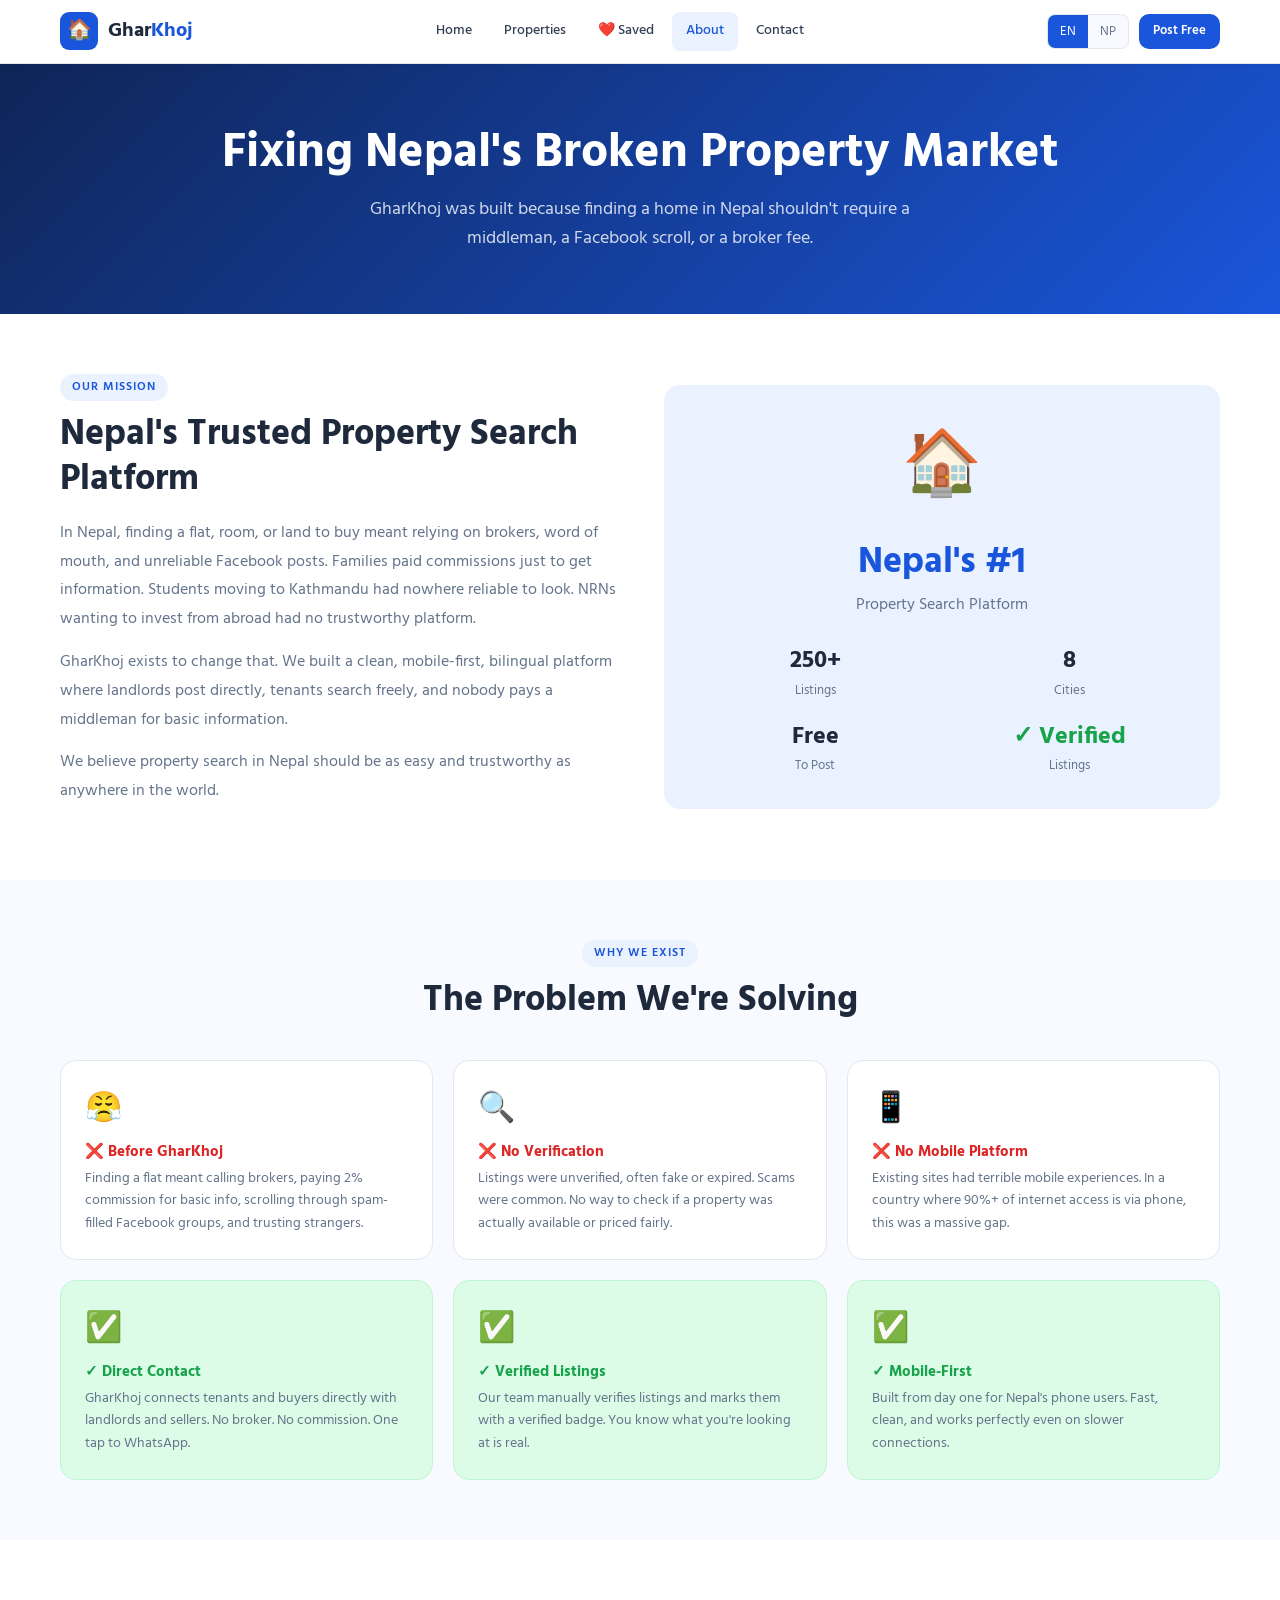
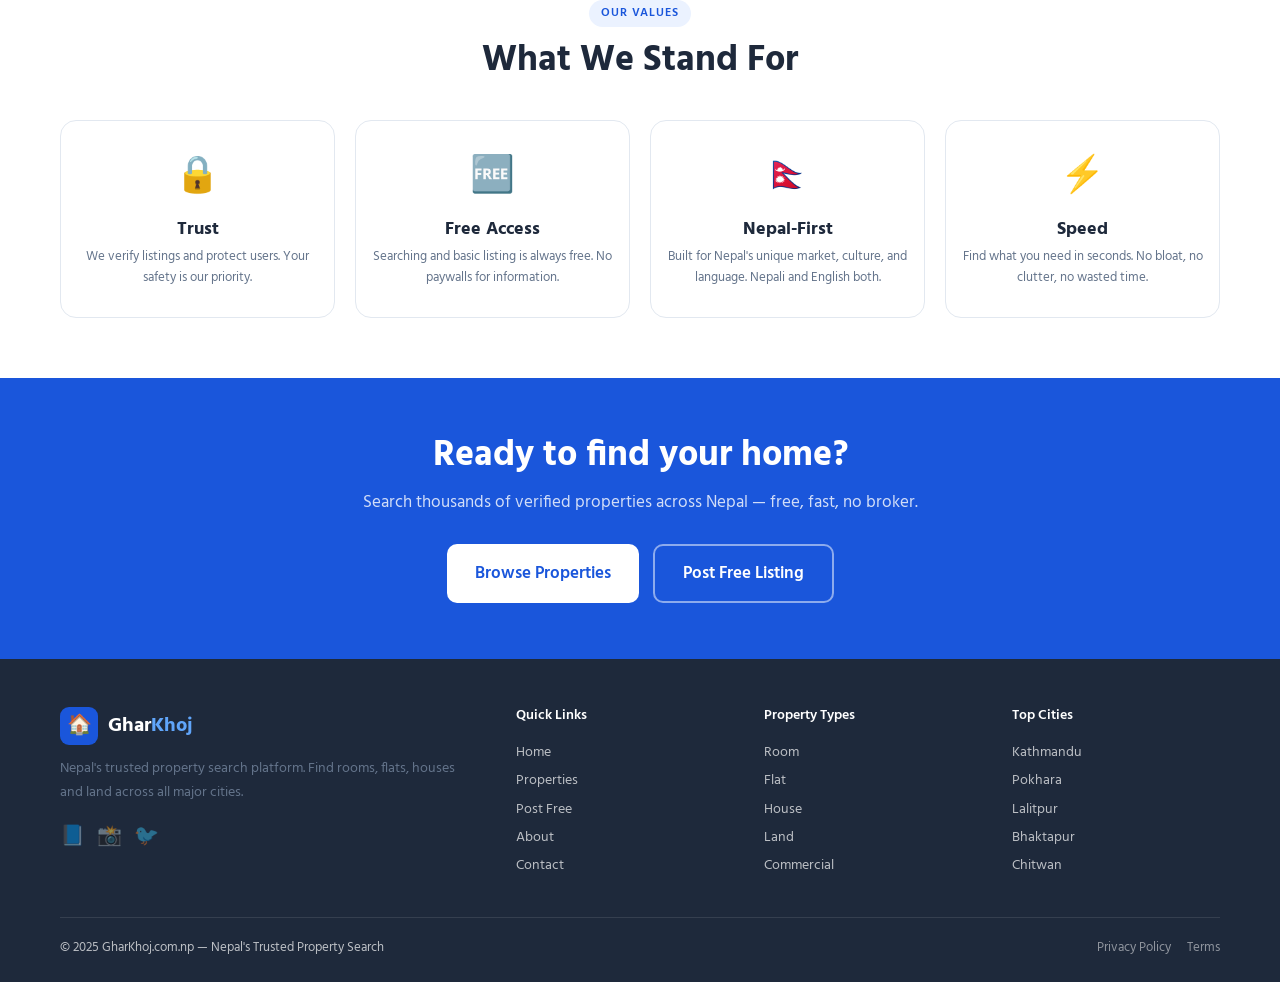
<file: pages/about.html>
<!DOCTYPE html>
<html lang="en">
<head>
  <meta charset="UTF-8">
  <meta name="viewport" content="width=device-width, initial-scale=1.0">
  <title>About Us — GharKhoj.com.np</title>
  <link rel="stylesheet" href="../css/style.css">
  <link rel="icon" href="data:image/svg+xml,<svg xmlns='http://www.w3.org/2000/svg' viewBox='0 0 32 32'><text y='26' font-size='28'>🏠</text></svg>">
  <style>
    .about-hero {
      background: linear-gradient(135deg, #0f2557, #1A56DB);
      padding: 60px 0;
      color: white;
      text-align: center;
    }
    .about-hero h1 { color: white; margin-bottom: 12px; }
    .about-hero p  { color: rgba(255,255,255,0.8); font-size: 18px; max-width: 560px; margin: 0 auto; }

    .mission-grid { display: grid; grid-template-columns: 1fr 1fr; gap: 48px; align-items: center; }
    .mission-text h2 { margin-bottom: 16px; }
    .mission-text p  { margin-bottom: 14px; line-height: 1.8; }

    .problem-grid { display: grid; grid-template-columns: repeat(3, 1fr); gap: 20px; }
    .problem-card {
      background: white;
      border: 1.5px solid var(--border);
      border-radius: var(--radius-lg);
      padding: 24px;
    }
    .problem-card .p-icon { font-size: 30px; margin-bottom: 10px; }
    .problem-card h4 { margin-bottom: 6px; color: var(--red); font-size: 15px; }
    .problem-card p  { font-size: 14px; }
    .problem-card.solution h4 { color: var(--green); }
    .problem-card.solution { background: var(--green-light); border-color: #bbf7d0; }

    .values-grid { display: grid; grid-template-columns: repeat(4, 1fr); gap: 20px; }
    .value-card {
      text-align: center;
      padding: 28px 16px;
      border-radius: var(--radius-lg);
      border: 1.5px solid var(--border);
      background: white;
    }
    .value-card .icon { font-size: 36px; margin-bottom: 12px; }
    .value-card h4 { margin-bottom: 6px; }
    .value-card p  { font-size: 13px; }

    @media (max-width: 768px) {
      .mission-grid { grid-template-columns: 1fr; }
      .problem-grid { grid-template-columns: 1fr; }
      .values-grid  { grid-template-columns: repeat(2, 1fr); }
    }
    @media (max-width: 480px) {
      .values-grid { grid-template-columns: 1fr; }
    }
  </style>
</head>
<body>

<div id="navbar-root"></div>

<div class="about-hero">
  <div class="container">
    <h1>Fixing Nepal's Broken Property Market</h1>
    <p>GharKhoj was built because finding a home in Nepal shouldn't require a middleman, a Facebook scroll, or a broker fee.</p>
  </div>
</div>

<!-- Mission -->
<section class="section" style="background:white">
  <div class="container">
    <div class="mission-grid">
      <div class="mission-text">
        <div class="section-label">Our Mission</div>
        <h2>Nepal's Trusted Property Search Platform</h2>
        <p>In Nepal, finding a flat, room, or land to buy meant relying on brokers, word of mouth, and unreliable Facebook posts. Families paid commissions just to get information. Students moving to Kathmandu had nowhere reliable to look. NRNs wanting to invest from abroad had no trustworthy platform.</p>
        <p>GharKhoj exists to change that. We built a clean, mobile-first, bilingual platform where landlords post directly, tenants search freely, and nobody pays a middleman for basic information.</p>
        <p>We believe property search in Nepal should be as easy and trustworthy as anywhere in the world.</p>
      </div>
      <div style="background:var(--blue-light);border-radius:var(--radius-lg);padding:32px;text-align:center">
        <div style="font-size:64px;margin-bottom:16px">🏠</div>
        <div style="font-size:36px;font-weight:700;color:var(--blue)">Nepal's #1</div>
        <div style="font-size:16px;color:var(--muted)">Property Search Platform</div>
        <div style="margin-top:24px;display:grid;grid-template-columns:1fr 1fr;gap:16px">
          <div><div style="font-size:24px;font-weight:700;color:var(--slate)">250+</div><div style="font-size:13px;color:var(--muted)">Listings</div></div>
          <div><div style="font-size:24px;font-weight:700;color:var(--slate)">8</div><div style="font-size:13px;color:var(--muted)">Cities</div></div>
          <div><div style="font-size:24px;font-weight:700;color:var(--slate)">Free</div><div style="font-size:13px;color:var(--muted)">To Post</div></div>
          <div><div style="font-size:24px;font-weight:700;color:var(--green)">✓ Verified</div><div style="font-size:13px;color:var(--muted)">Listings</div></div>
        </div>
      </div>
    </div>
  </div>
</section>

<!-- Problem vs Solution -->
<section class="section">
  <div class="container">
    <div class="section-header text-center">
      <div class="section-label">Why We Exist</div>
      <h2>The Problem We're Solving</h2>
    </div>
    <div class="problem-grid">
      <div class="problem-card">
        <div class="p-icon">😤</div>
        <h4>❌ Before GharKhoj</h4>
        <p>Finding a flat meant calling brokers, paying 2% commission for basic info, scrolling through spam-filled Facebook groups, and trusting strangers.</p>
      </div>
      <div class="problem-card">
        <div class="p-icon">🔍</div>
        <h4>❌ No Verification</h4>
        <p>Listings were unverified, often fake or expired. Scams were common. No way to check if a property was actually available or priced fairly.</p>
      </div>
      <div class="problem-card">
        <div class="p-icon">📱</div>
        <h4>❌ No Mobile Platform</h4>
        <p>Existing sites had terrible mobile experiences. In a country where 90%+ of internet access is via phone, this was a massive gap.</p>
      </div>
      <div class="problem-card solution">
        <div class="p-icon">✅</div>
        <h4>✓ Direct Contact</h4>
        <p>GharKhoj connects tenants and buyers directly with landlords and sellers. No broker. No commission. One tap to WhatsApp.</p>
      </div>
      <div class="problem-card solution">
        <div class="p-icon">✅</div>
        <h4>✓ Verified Listings</h4>
        <p>Our team manually verifies listings and marks them with a verified badge. You know what you're looking at is real.</p>
      </div>
      <div class="problem-card solution">
        <div class="p-icon">✅</div>
        <h4>✓ Mobile-First</h4>
        <p>Built from day one for Nepal's phone users. Fast, clean, and works perfectly even on slower connections.</p>
      </div>
    </div>
  </div>
</section>

<!-- Values -->
<section class="section" style="background:white">
  <div class="container">
    <div class="section-header text-center">
      <div class="section-label">Our Values</div>
      <h2>What We Stand For</h2>
    </div>
    <div class="values-grid">
      <div class="value-card">
        <div class="icon">🔒</div>
        <h4>Trust</h4>
        <p>We verify listings and protect users. Your safety is our priority.</p>
      </div>
      <div class="value-card">
        <div class="icon">🆓</div>
        <h4>Free Access</h4>
        <p>Searching and basic listing is always free. No paywalls for information.</p>
      </div>
      <div class="value-card">
        <div class="icon">🇳🇵</div>
        <h4>Nepal-First</h4>
        <p>Built for Nepal's unique market, culture, and language. Nepali and English both.</p>
      </div>
      <div class="value-card">
        <div class="icon">⚡</div>
        <h4>Speed</h4>
        <p>Find what you need in seconds. No bloat, no clutter, no wasted time.</p>
      </div>
    </div>
  </div>
</section>

<!-- CTA -->
<section style="background:var(--blue);padding:56px 0;text-align:center">
  <div class="container">
    <h2 style="color:white;margin-bottom:10px">Ready to find your home?</h2>
    <p style="color:rgba(255,255,255,0.8);margin-bottom:28px;font-size:17px">Search thousands of verified properties across Nepal — free, fast, no broker.</p>
    <div style="display:flex;gap:14px;justify-content:center;flex-wrap:wrap">
      <a href="listings.html" class="btn btn-lg" style="background:white;color:var(--blue)">Browse Properties</a>
      <a href="submit.html" class="btn btn-lg btn-outline" style="border-color:rgba(255,255,255,0.5);color:white">Post Free Listing</a>
    </div>
  </div>
</section>

<div id="footer-root"></div>

<script src="../js/core.js"></script>
<script>
  document.getElementById('navbar-root').innerHTML = buildNavbar('nav_about');
  document.getElementById('footer-root').innerHTML = buildFooter();
  setLang(currentLang);
</script>
</body>
</html>
</file>
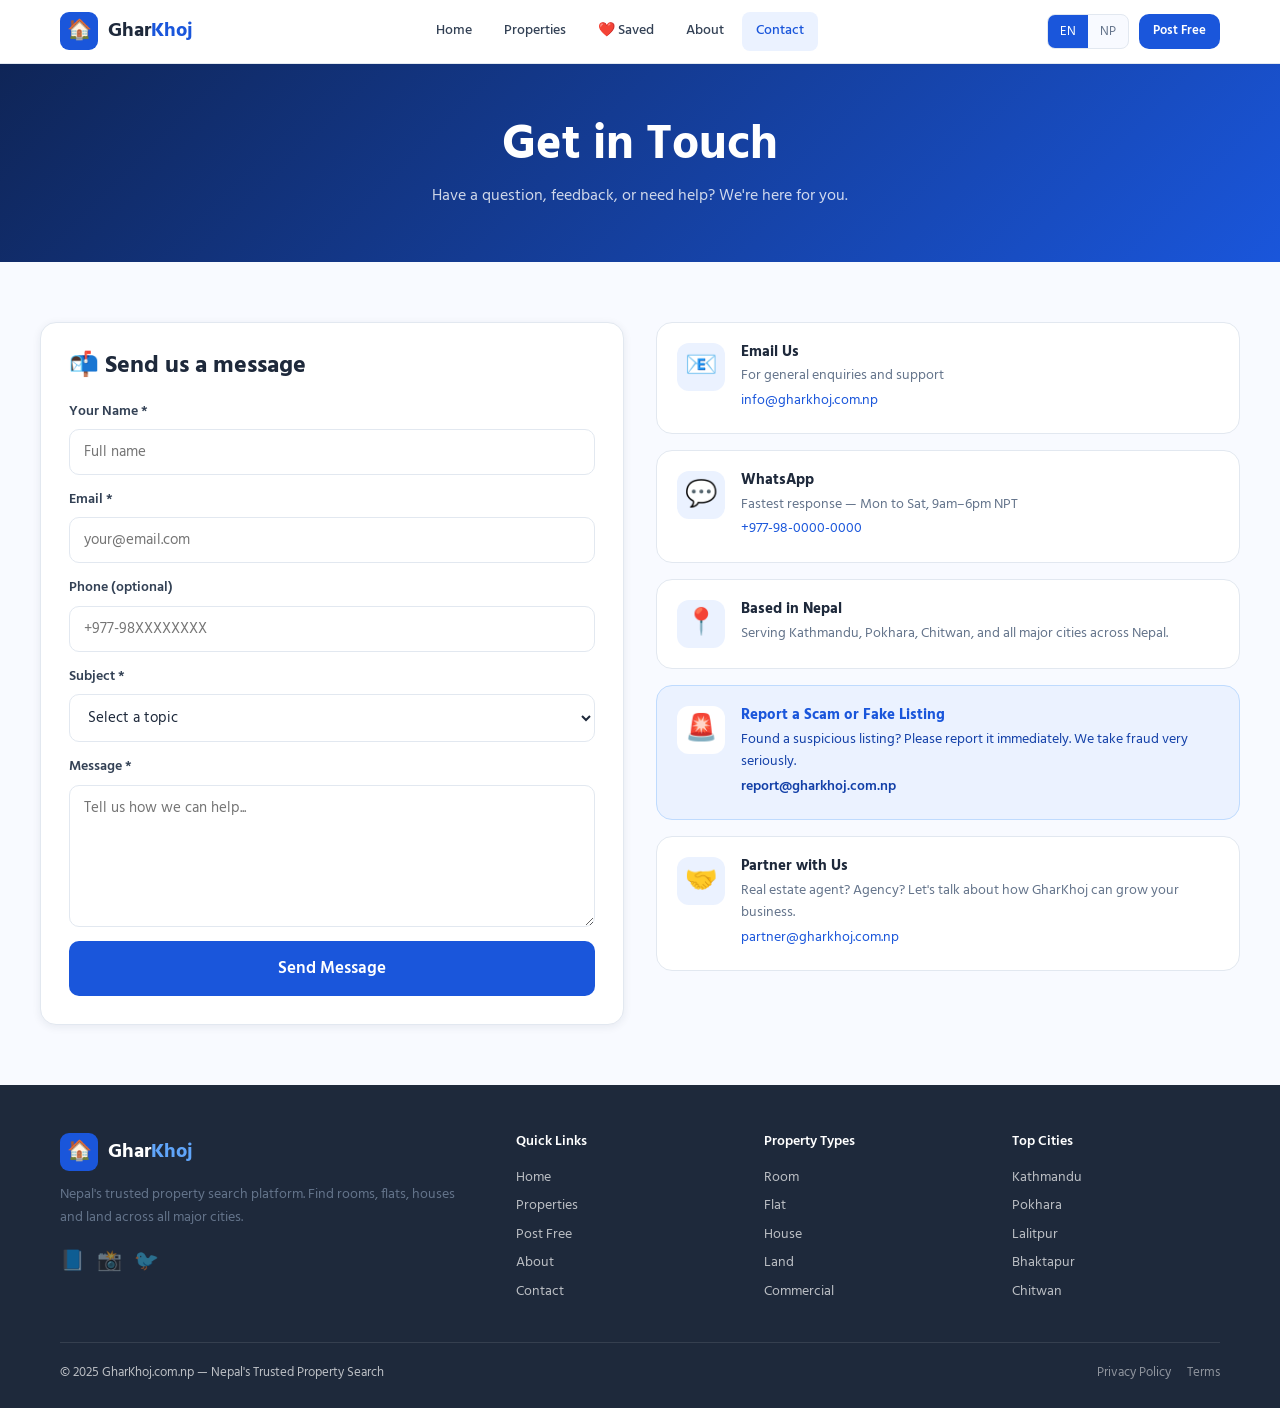
<file: pages/contact.html>
<!DOCTYPE html>
<html lang="en">
<head>
  <meta charset="UTF-8">
  <meta name="viewport" content="width=device-width, initial-scale=1.0">
  <title>Contact — GharKhoj.com.np</title>
  <link rel="stylesheet" href="../css/style.css">
  <link rel="icon" href="data:image/svg+xml,<svg xmlns='http://www.w3.org/2000/svg' viewBox='0 0 32 32'><text y='26' font-size='28'>🏠</text></svg>">
  <style>
    .contact-hero {
      background: linear-gradient(135deg, #0f2557, #1A56DB);
      padding: 52px 0;
      color: white;
      text-align: center;
    }
    .contact-hero h1 { color: white; margin-bottom: 8px; }
    .contact-hero p  { color: rgba(255,255,255,0.8); }

    .contact-layout {
      display: grid;
      grid-template-columns: 1fr 1fr;
      gap: 32px;
      align-items: start;
    }

    .contact-form-card {
      background: white;
      border: 1.5px solid var(--border);
      border-radius: var(--radius-lg);
      padding: 28px;
      box-shadow: var(--shadow);
    }
    .contact-form-card h3 { margin-bottom: 20px; }

    .contact-info-card {
      display: flex;
      flex-direction: column;
      gap: 16px;
    }
    .contact-info-item {
      background: white;
      border: 1.5px solid var(--border);
      border-radius: var(--radius-lg);
      padding: 20px;
      display: flex;
      gap: 16px;
      align-items: flex-start;
    }
    .contact-info-icon {
      font-size: 26px;
      flex-shrink: 0;
      width: 48px; height: 48px;
      background: var(--blue-light);
      border-radius: 12px;
      display: flex; align-items: center; justify-content: center;
    }
    .contact-info-item h4 { margin-bottom: 4px; font-size: 15px; }
    .contact-info-item p  { font-size: 14px; }
    .contact-info-item a  { color: var(--blue); font-size: 14px; }
    .contact-info-item a:hover { text-decoration: underline; }

    .success-msg {
      display: none;
      background: var(--green-light);
      border: 1.5px solid #bbf7d0;
      border-radius: var(--radius);
      padding: 16px;
      text-align: center;
      color: #14532d;
      margin-bottom: 16px;
      font-weight: 500;
    }

    @media (max-width: 768px) {
      .contact-layout { grid-template-columns: 1fr; }
    }
  </style>
</head>
<body>

<div id="navbar-root"></div>

<div class="contact-hero">
  <div class="container">
    <h1>Get in Touch</h1>
    <p>Have a question, feedback, or need help? We're here for you.</p>
  </div>
</div>

<div class="container section">
  <div class="contact-layout">

    <!-- Contact Form -->
    <div class="contact-form-card">
      <h3>📬 Send us a message</h3>
      <div class="success-msg" id="successMsg">✅ Message sent! We'll get back to you within 24 hours.</div>
      <div style="display:flex;flex-direction:column;gap:14px" id="contactForm">
        <div class="form-group">
          <label class="form-label">Your Name *</label>
          <input type="text" id="c-name" class="form-input" placeholder="Full name">
        </div>
        <div class="form-group">
          <label class="form-label">Email *</label>
          <input type="email" id="c-email" class="form-input" placeholder="your@email.com">
        </div>
        <div class="form-group">
          <label class="form-label">Phone (optional)</label>
          <input type="tel" id="c-phone" class="form-input" placeholder="+977-98XXXXXXXX">
        </div>
        <div class="form-group">
          <label class="form-label">Subject *</label>
          <select id="c-subject" class="form-select">
            <option value="">Select a topic</option>
            <option>Report a fake listing</option>
            <option>Problem with my listing</option>
            <option>Partnership / Agent inquiry</option>
            <option>Advertise with GharKhoj</option>
            <option>Technical issue</option>
            <option>General feedback</option>
            <option>Other</option>
          </select>
        </div>
        <div class="form-group">
          <label class="form-label">Message *</label>
          <textarea id="c-msg" class="form-textarea" rows="5" placeholder="Tell us how we can help..."></textarea>
        </div>
        <div class="alert alert-warning" id="c-error" style="display:none">
          <span>⚠️</span><span id="c-error-msg">Please fill all required fields.</span>
        </div>
        <button class="btn btn-primary btn-lg btn-block" onclick="sendMessage()">Send Message</button>
      </div>
    </div>

    <!-- Contact Info -->
    <div class="contact-info-card">
      <div class="contact-info-item">
        <div class="contact-info-icon">📧</div>
        <div>
          <h4>Email Us</h4>
          <p>For general enquiries and support</p>
          <a href="mailto:info@gharkhoj.com.np">info@gharkhoj.com.np</a>
        </div>
      </div>
      <div class="contact-info-item">
        <div class="contact-info-icon">💬</div>
        <div>
          <h4>WhatsApp</h4>
          <p>Fastest response — Mon to Sat, 9am–6pm NPT</p>
          <a href="https://wa.me/9779800000000" target="_blank">+977-98-0000-0000</a>
        </div>
      </div>
      <div class="contact-info-item">
        <div class="contact-info-icon">📍</div>
        <div>
          <h4>Based in Nepal</h4>
          <p>Serving Kathmandu, Pokhara, Chitwan, and all major cities across Nepal.</p>
        </div>
      </div>
      <div class="contact-info-item" style="background:var(--blue-light);border-color:#bfdbfe">
        <div class="contact-info-icon" style="background:white">🚨</div>
        <div>
          <h4 style="color:var(--blue)">Report a Scam or Fake Listing</h4>
          <p style="color:var(--blue-dark)">Found a suspicious listing? Please report it immediately. We take fraud very seriously.</p>
          <a href="mailto:report@gharkhoj.com.np" style="color:var(--blue-dark);font-weight:600">report@gharkhoj.com.np</a>
        </div>
      </div>
      <div class="contact-info-item">
        <div class="contact-info-icon">🤝</div>
        <div>
          <h4>Partner with Us</h4>
          <p>Real estate agent? Agency? Let's talk about how GharKhoj can grow your business.</p>
          <a href="mailto:partner@gharkhoj.com.np">partner@gharkhoj.com.np</a>
        </div>
      </div>
    </div>
  </div>
</div>

<div id="footer-root"></div>

<script src="../js/core.js"></script>
<script>
  document.getElementById('navbar-root').innerHTML = buildNavbar('nav_contact');
  document.getElementById('footer-root').innerHTML = buildFooter();
  setLang(currentLang);

  async function sendMessage() {
    const req = { 'c-name': 'Name', 'c-email': 'Email', 'c-subject': 'Subject', 'c-msg': 'Message' };
    for (const [id, label] of Object.entries(req)) {
      if (!document.getElementById(id).value.trim()) {
        document.getElementById('c-error-msg').textContent = `"${label}" is required.`;
        document.getElementById('c-error').style.display = 'flex';
        document.getElementById(id).focus();
        return;
      }
    }
    document.getElementById('c-error').style.display = 'none';

    const btn = document.querySelector('#contactForm .btn-primary');
    btn.textContent = 'Sending…';
    btn.disabled = true;

    // ── Real email via Formspree (free, no backend needed) ──────────
    // 1. Go to https://formspree.io  → New Form → get your endpoint
    // 2. Replace YOUR_FORMSPREE_ID below with your actual form ID
    const FORMSPREE_ID = 'YOUR_FORMSPREE_ID'; // e.g. 'xpwzgkla'

    if (FORMSPREE_ID === 'YOUR_FORMSPREE_ID') {
      // ── Dev mode: skip real send, just show success UI ──
      setTimeout(() => {
        document.getElementById('contactForm').style.display = 'none';
        document.getElementById('successMsg').style.display = 'block';
      }, 600);
      return;
    }

    try {
      const res = await fetch(`https://formspree.io/f/${FORMSPREE_ID}`, {
        method: 'POST',
        headers: { 'Accept': 'application/json', 'Content-Type': 'application/json' },
        body: JSON.stringify({
          name:    document.getElementById('c-name').value.trim(),
          email:   document.getElementById('c-email').value.trim(),
          phone:   document.getElementById('c-phone').value.trim(),
          subject: document.getElementById('c-subject').value,
          message: document.getElementById('c-msg').value.trim(),
          _subject: `GharKhoj Contact: ${document.getElementById('c-subject').value}`,
        }),
      });
      if (res.ok) {
        document.getElementById('contactForm').style.display = 'none';
        document.getElementById('successMsg').style.display = 'block';
      } else {
        throw new Error('Formspree error');
      }
    } catch (err) {
      document.getElementById('c-error-msg').textContent = 'Could not send message. Please email us directly at info@gharkhoj.com.np';
      document.getElementById('c-error').style.display = 'flex';
      btn.textContent = 'Send Message';
      btn.disabled = false;
    }
  }
</script>
</body>
</html>
</file>
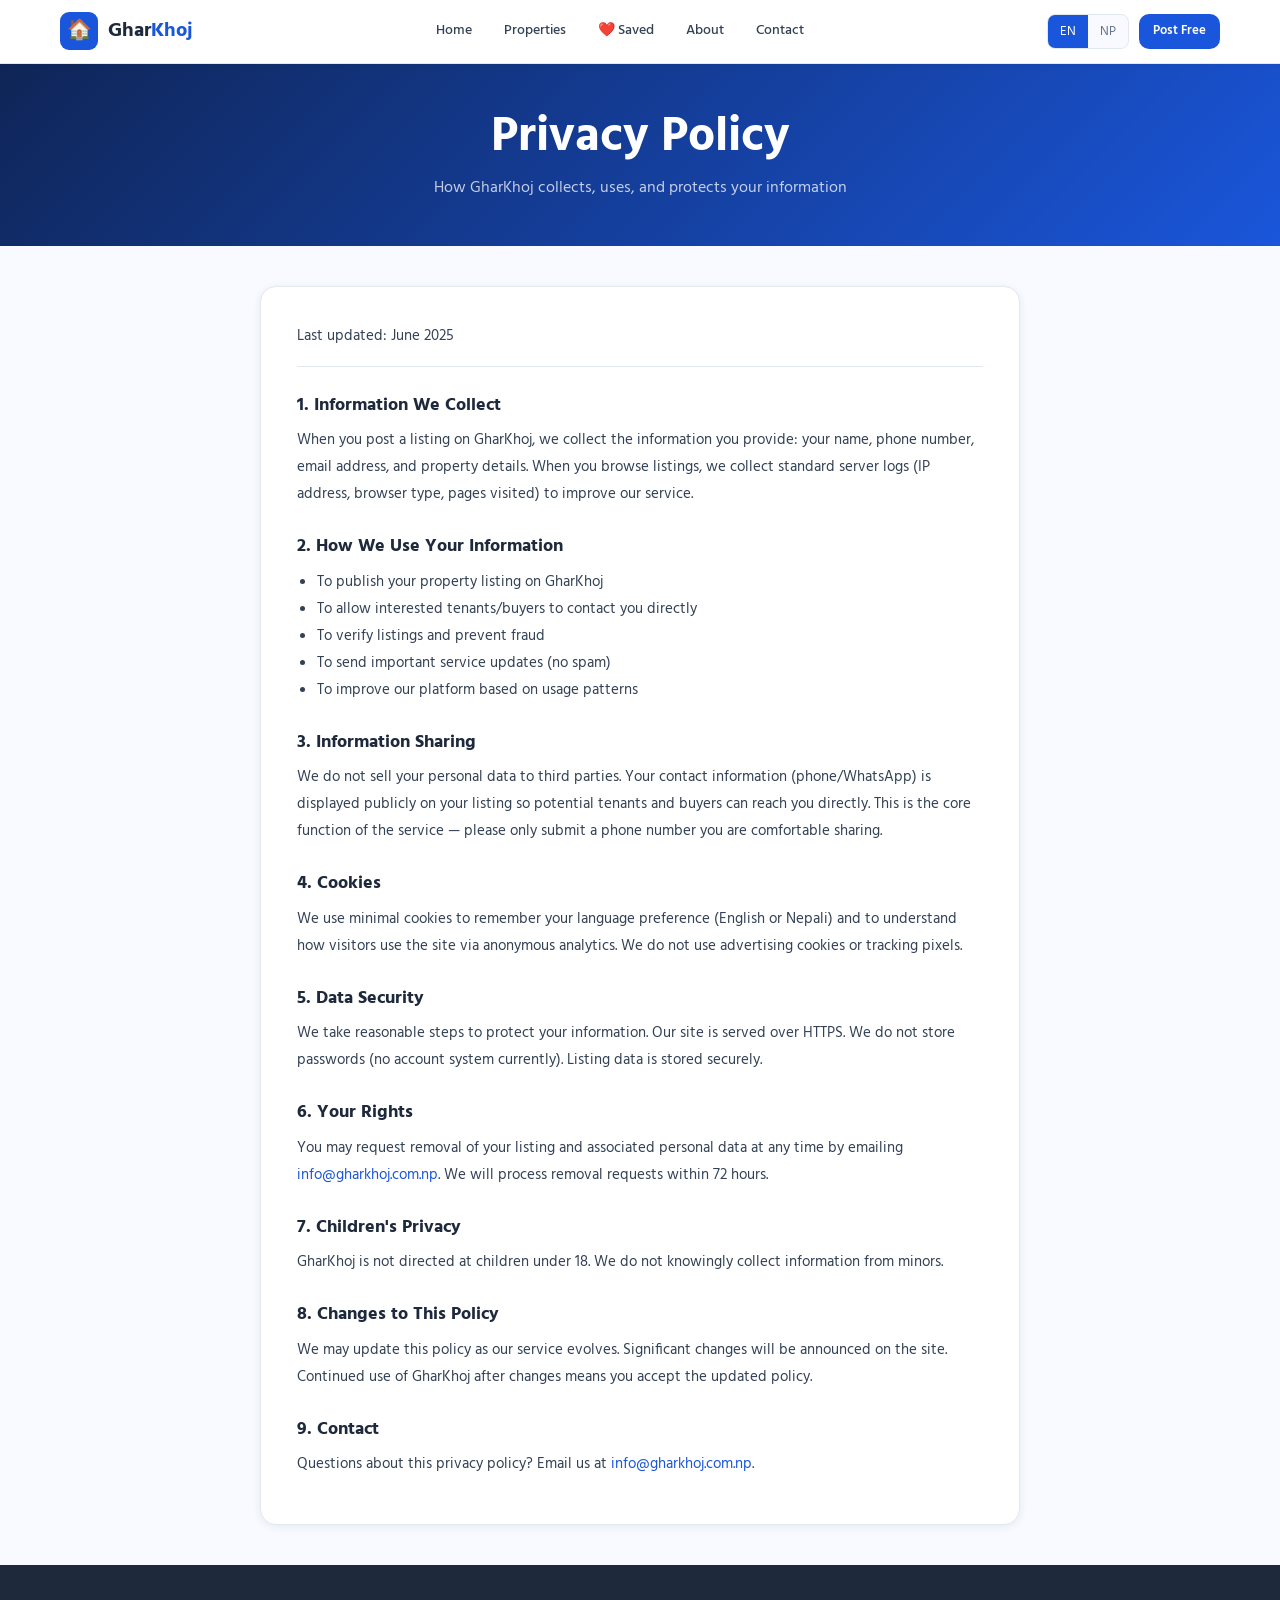
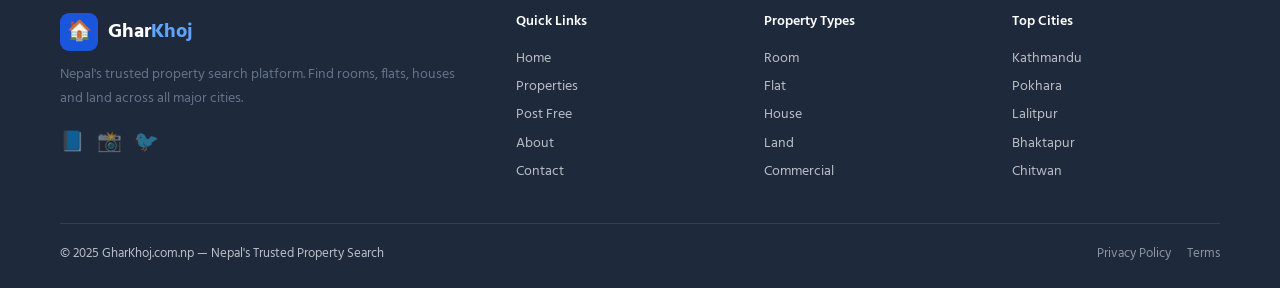
<file: pages/privacy.html>
<!DOCTYPE html>
<html lang="en">
<head>
  <meta charset="UTF-8">
  <meta name="viewport" content="width=device-width, initial-scale=1.0">
  <title>Privacy Policy — GharKhoj.com.np</title>
  <link rel="stylesheet" href="../css/style.css">
  <link rel="icon" href="data:image/svg+xml,<svg xmlns='http://www.w3.org/2000/svg' viewBox='0 0 32 32'><text y='26' font-size='28'>🏠</text></svg>">
  <style>
    .legal-hero { background: linear-gradient(135deg,#0f2557,#1A56DB); padding:44px 0; color:white; text-align:center; }
    .legal-hero h1 { color:white; margin-bottom:8px; }
    .legal-hero p  { color:rgba(255,255,255,0.75); }
    .legal-body { max-width:760px; margin:0 auto; background:white; border-radius:var(--radius-lg); border:1.5px solid var(--border); padding:36px; box-shadow:var(--shadow); }
    .legal-body h2 { font-size:18px; margin:28px 0 10px; color:var(--slate); }
    .legal-body h2:first-child { margin-top:0; }
    .legal-body p  { font-size:15px; color:var(--slate-mid); line-height:1.8; margin-bottom:10px; }
    .legal-body ul { padding-left:20px; margin-bottom:10px; }
    .legal-body ul li { font-size:15px; color:var(--slate-mid); line-height:1.8; list-style:disc; }
    .updated { font-size:13px; color:var(--muted); margin-bottom:24px; padding-bottom:16px; border-bottom:1.5px solid var(--border); }
  </style>
</head>
<body>
<div id="navbar-root"></div>

<div class="legal-hero">
  <div class="container">
    <h1>Privacy Policy</h1>
    <p>How GharKhoj collects, uses, and protects your information</p>
  </div>
</div>

<div class="container section-sm">
  <div class="legal-body">
    <p class="updated">Last updated: June 2025</p>

    <h2>1. Information We Collect</h2>
    <p>When you post a listing on GharKhoj, we collect the information you provide: your name, phone number, email address, and property details. When you browse listings, we collect standard server logs (IP address, browser type, pages visited) to improve our service.</p>

    <h2>2. How We Use Your Information</h2>
    <ul>
      <li>To publish your property listing on GharKhoj</li>
      <li>To allow interested tenants/buyers to contact you directly</li>
      <li>To verify listings and prevent fraud</li>
      <li>To send important service updates (no spam)</li>
      <li>To improve our platform based on usage patterns</li>
    </ul>

    <h2>3. Information Sharing</h2>
    <p>We do not sell your personal data to third parties. Your contact information (phone/WhatsApp) is displayed publicly on your listing so potential tenants and buyers can reach you directly. This is the core function of the service — please only submit a phone number you are comfortable sharing.</p>

    <h2>4. Cookies</h2>
    <p>We use minimal cookies to remember your language preference (English or Nepali) and to understand how visitors use the site via anonymous analytics. We do not use advertising cookies or tracking pixels.</p>

    <h2>5. Data Security</h2>
    <p>We take reasonable steps to protect your information. Our site is served over HTTPS. We do not store passwords (no account system currently). Listing data is stored securely.</p>

    <h2>6. Your Rights</h2>
    <p>You may request removal of your listing and associated personal data at any time by emailing <a href="mailto:info@gharkhoj.com.np" style="color:var(--blue)">info@gharkhoj.com.np</a>. We will process removal requests within 72 hours.</p>

    <h2>7. Children's Privacy</h2>
    <p>GharKhoj is not directed at children under 18. We do not knowingly collect information from minors.</p>

    <h2>8. Changes to This Policy</h2>
    <p>We may update this policy as our service evolves. Significant changes will be announced on the site. Continued use of GharKhoj after changes means you accept the updated policy.</p>

    <h2>9. Contact</h2>
    <p>Questions about this privacy policy? Email us at <a href="mailto:info@gharkhoj.com.np" style="color:var(--blue)">info@gharkhoj.com.np</a>.</p>
  </div>
</div>

<div id="footer-root"></div>
<script src="../js/core.js"></script>
<script>
  document.getElementById('navbar-root').innerHTML = buildNavbar('');
  document.getElementById('footer-root').innerHTML = buildFooter();
  setLang(currentLang);
</script>
</body>
</html>
</file>
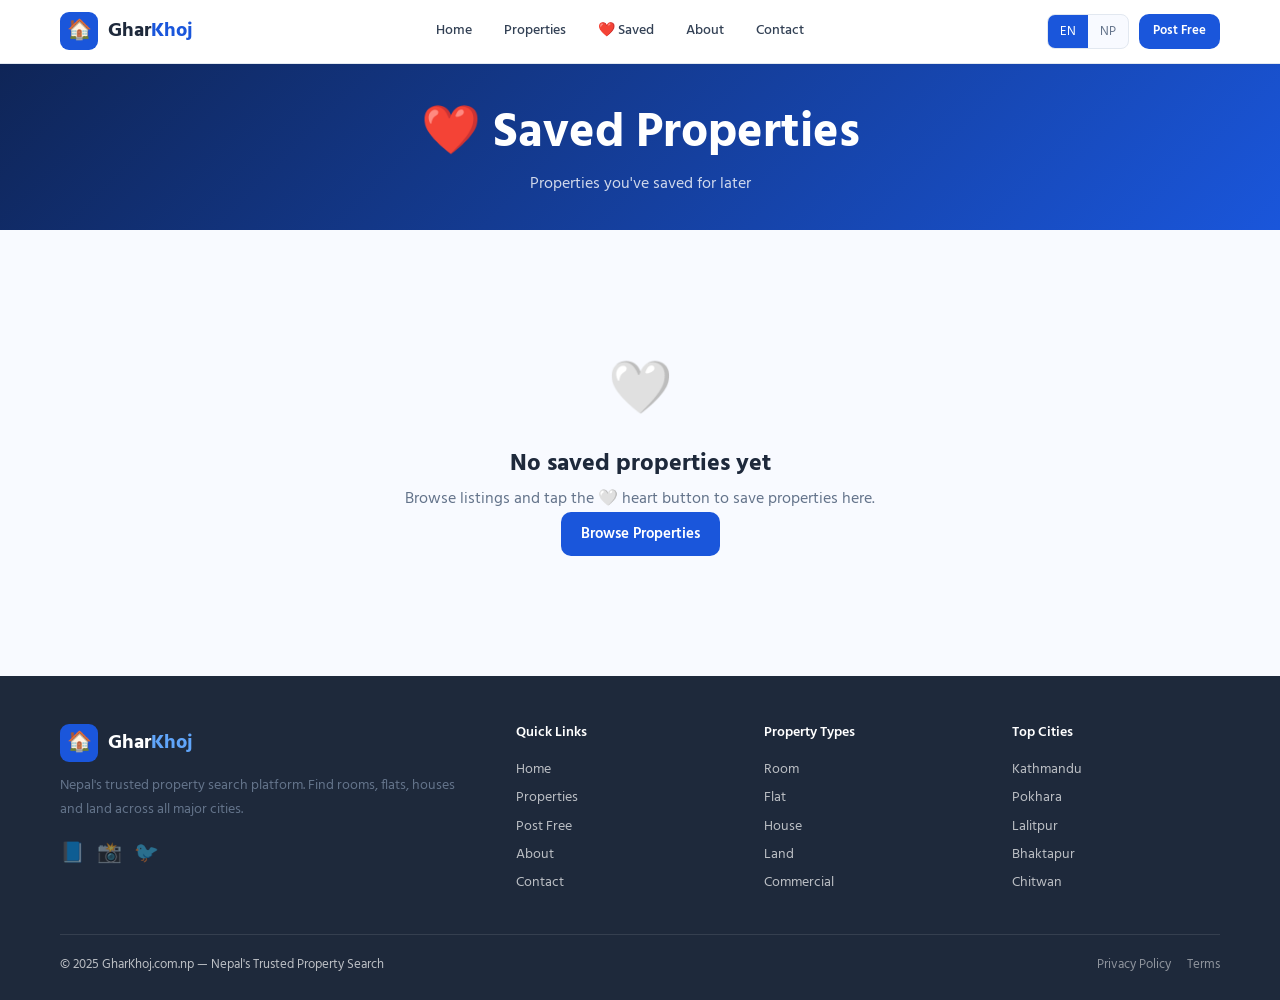
<file: pages/saved.html>
<!DOCTYPE html>
<html lang="en">
<head>
  <meta charset="UTF-8">
  <meta name="viewport" content="width=device-width, initial-scale=1.0">
  <title>Saved Properties — GharKhoj.com.np</title>
  <link rel="stylesheet" href="../css/style.css">
  <link rel="icon" href="data:image/svg+xml,<svg xmlns='http://www.w3.org/2000/svg' viewBox='0 0 32 32'><text y='26' font-size='28'>🏠</text></svg>">
  <style>
    .saved-hero {
      background: linear-gradient(135deg, #0f2557, #1A56DB);
      padding: 40px 0 32px;
      color: white;
      text-align: center;
    }
    .saved-hero h1 { color: white; margin-bottom: 8px; }
    .saved-hero p  { color: rgba(255,255,255,0.8); margin: 0; }
  </style>
</head>
<body>
<div id="navbar-root"></div>

<div class="saved-hero">
  <div class="container">
    <h1>❤️ Saved Properties</h1>
    <p>Properties you've saved for later</p>
  </div>
</div>

<div class="container section">
  <div id="savedGrid" class="grid-3">
    <div class="empty-state" style="grid-column:1/-1">
      <div class="empty-icon">⏳</div>
      <h3>Loading saved properties…</h3>
    </div>
  </div>
</div>

<div id="footer-root"></div>

<script src="../js/core.js"></script>
<script>
  document.getElementById('navbar-root').innerHTML = buildNavbar('');
  document.getElementById('footer-root').innerHTML = buildFooter();

  async function init() {
    await loadListings();
    const wishlist = JSON.parse(localStorage.getItem('gk_wishlist') || '[]');
    const saved = allListings.filter(p => wishlist.includes(String(p.id)));
    const grid = document.getElementById('savedGrid');

    if (saved.length === 0) {
      grid.innerHTML = `<div class="empty-state" style="grid-column:1/-1">
        <div class="empty-icon">🤍</div>
        <h3>No saved properties yet</h3>
        <p style="color:var(--muted)">Browse listings and tap the 🤍 heart button to save properties here.</p>
        <a href="listings.html" class="btn btn-primary">Browse Properties</a>
      </div>`;
      return;
    }

    grid.innerHTML = saved.map(p => {
      const card = propertyCardHTML(p);
      return card;
    }).join('');

    // Add remove buttons
    saved.forEach(p => {
      const link = grid.querySelector(`a[href*="id=${p.id}"]`);
      if (!link) return;
      const imgWrap = link.querySelector('.property-card__img');
      if (!imgWrap) return;
      imgWrap.style.position = 'relative';
      const btn = document.createElement('button');
      btn.innerHTML = '❤️';
      btn.title = 'Remove from saved';
      btn.style.cssText = 'position:absolute;top:10px;right:10px;width:34px;height:34px;border-radius:50%;background:white;border:none;cursor:pointer;font-size:16px;box-shadow:0 2px 8px rgba(0,0,0,0.15);z-index:2;display:flex;align-items:center;justify-content:center';
      btn.onclick = (e) => {
        e.preventDefault(); e.stopPropagation();
        const wl = JSON.parse(localStorage.getItem('gk_wishlist') || '[]');
        const i = wl.indexOf(String(p.id));
        if (i !== -1) wl.splice(i, 1);
        localStorage.setItem('gk_wishlist', JSON.stringify(wl));
        link.closest('.property-card, a')?.remove() || link.remove();
        if (!grid.querySelector('a[href*="property"]')) init();
      };
      imgWrap.appendChild(btn);
    });
  }
  init();
  setLang(currentLang);
</script>
</body>
</html>
</file>
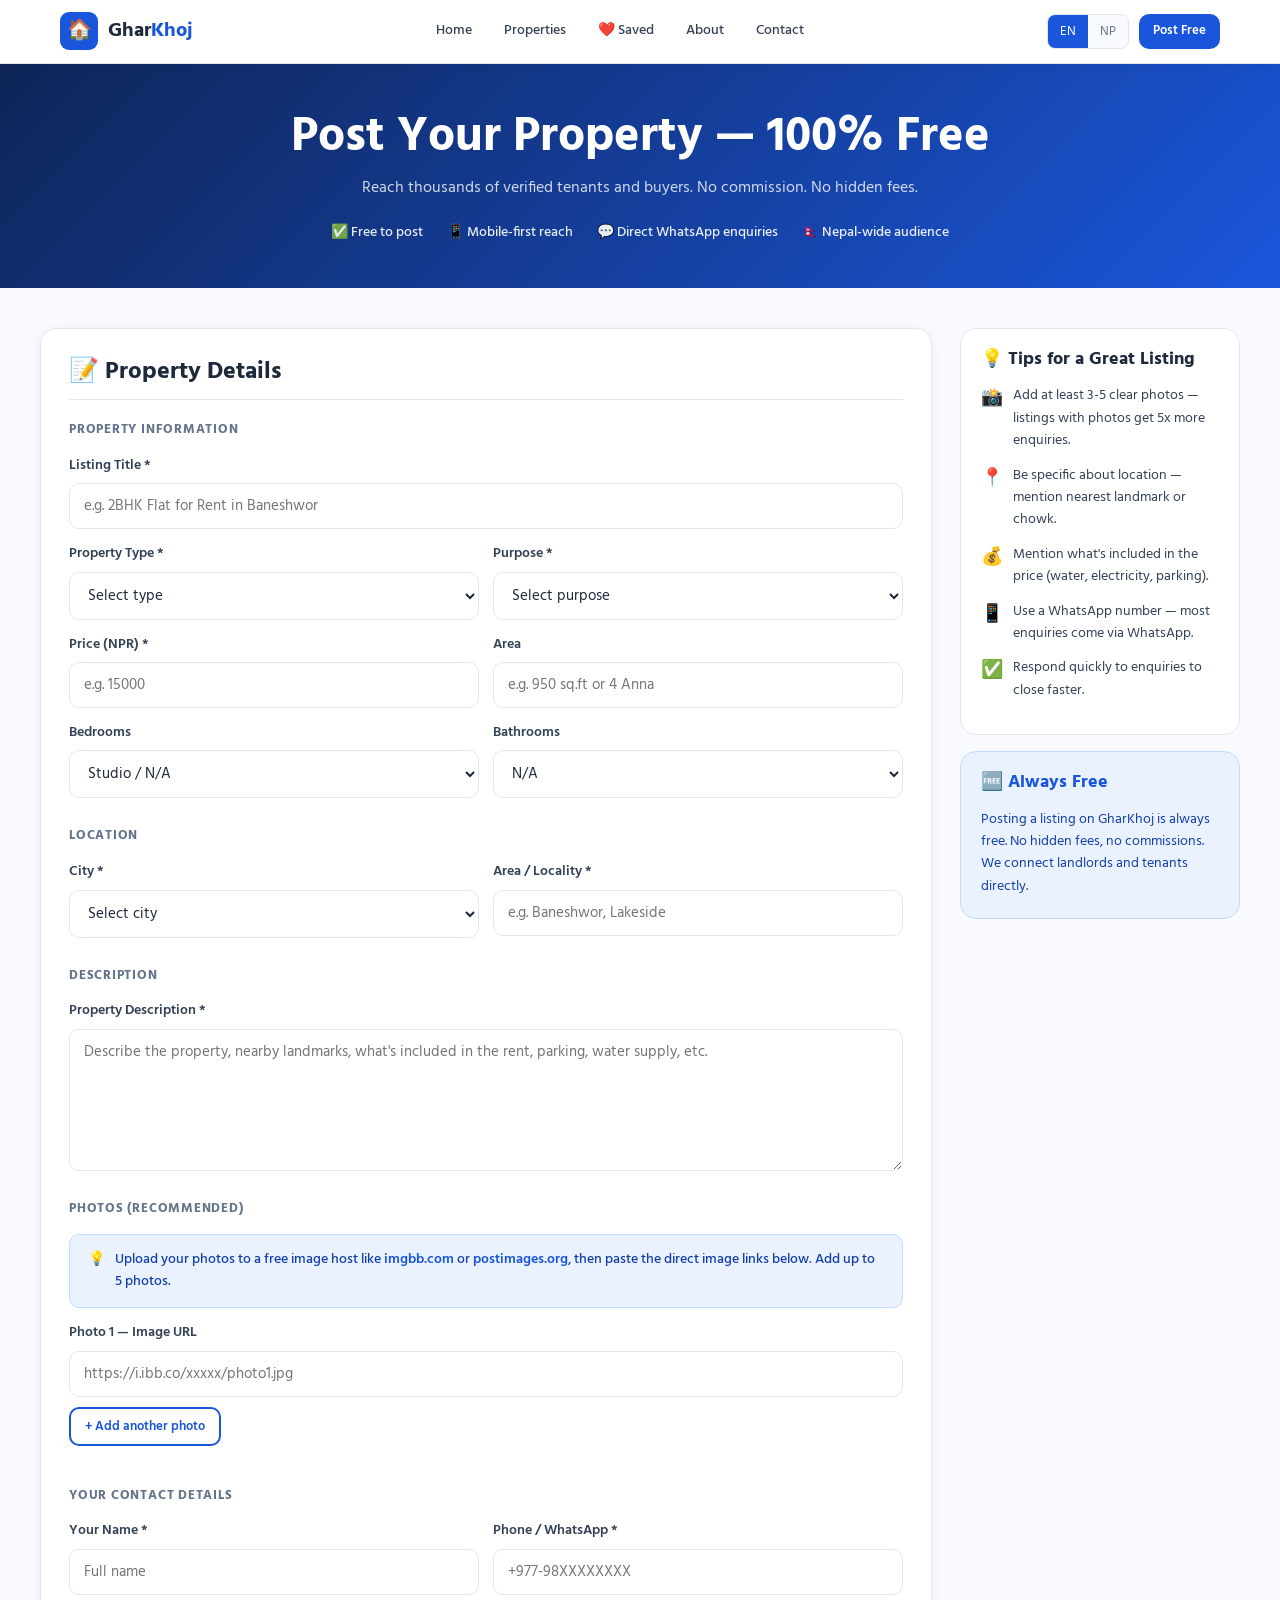
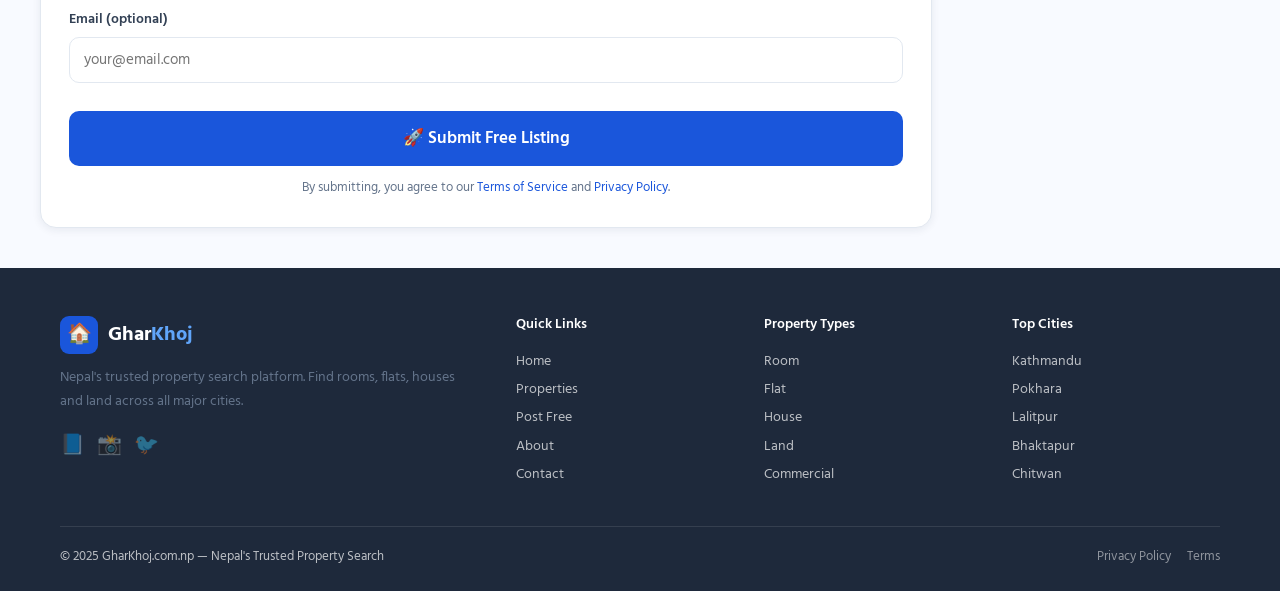
<file: pages/submit.html>
<!DOCTYPE html>
<html lang="en">
<head>
  <meta charset="UTF-8">
  <meta name="viewport" content="width=device-width, initial-scale=1.0">
  <meta name="description" content="Post your property for free on GharKhoj — Nepal's trusted property search. Reach thousands of tenants and buyers. No broker fees, no commission.">
  <meta name="keywords" content="post property nepal free, list property nepal, ghar bhadama dinu, property listing nepal free">
  <link rel="canonical" href="https://gharkhoj.com.np/pages/submit.html">
  <meta property="og:type" content="website">
  <meta property="og:site_name" content="GharKhoj.com.np">
  <meta property="og:title" content="Post Free Property Listing — GharKhoj.com.np">
  <meta property="og:description" content="List your property for free on Nepal's trusted property search. Reach thousands of verified tenants and buyers.">
  <meta property="og:url" content="https://gharkhoj.com.np/pages/submit.html">
  <meta property="og:image" content="https://gharkhoj.com.np/images/og-image.svg">
  <meta name="twitter:card" content="summary_large_image">
  <meta name="twitter:image" content="https://gharkhoj.com.np/images/og-image.svg">
  <!-- Google Analytics -->
  <!-- Google Analytics — replace G-XXXXXXXXXX with your real Measurement ID -->
  <!-- Get yours free at: https://analytics.google.com → Admin → Create Property -->
  <script>
    const GA_ID = 'G-XXXXXXXXXX'; // ← Replace this
    if (GA_ID !== 'G-XXXXXXXXXX') {
      const s = document.createElement('script');
      s.async = true;
      s.src = 'https://www.googletagmanager.com/gtag/js?id=' + GA_ID;
      document.head.appendChild(s);
      window.dataLayer = window.dataLayer || [];
      function gtag(){dataLayer.push(arguments);}
      gtag('js', new Date());
      gtag('config', GA_ID);
    }
  </script>
  <title>Post Free Listing — GharKhoj.com.np</title>
  <link rel="stylesheet" href="../css/style.css">
  <link rel="icon" href="data:image/svg+xml,<svg xmlns='http://www.w3.org/2000/svg' viewBox='0 0 32 32'><text y='26' font-size='28'>🏠</text></svg>">
  <style>
    .submit-hero {
      background: linear-gradient(135deg, #0f2557, #1A56DB);
      padding: 44px 0;
      color: white;
      text-align: center;
    }
    .submit-hero h1 { color: white; margin-bottom: 8px; }
    .submit-hero p  { color: rgba(255,255,255,0.8); font-size: 16px; }

    .perks-row {
      display: flex;
      gap: 24px;
      justify-content: center;
      margin-top: 20px;
      flex-wrap: wrap;
    }
    .perk {
      display: flex;
      align-items: center;
      gap: 6px;
      color: rgba(255,255,255,0.9);
      font-size: 14px;
      font-weight: 500;
    }

    .submit-layout {
      display: grid;
      grid-template-columns: 1fr 280px;
      gap: 28px;
      align-items: start;
    }

    .form-card {
      background: white;
      border-radius: var(--radius-lg);
      border: 1.5px solid var(--border);
      padding: 28px;
      box-shadow: var(--shadow);
    }
    .form-card h3 { margin-bottom: 20px; padding-bottom: 12px; border-bottom: 1.5px solid var(--border); }

    .form-section { margin-bottom: 28px; }
    .form-section-title {
      font-size: 13px;
      font-weight: 700;
      text-transform: uppercase;
      letter-spacing: 0.06em;
      color: var(--muted);
      margin-bottom: 14px;
    }
    .form-row { display: grid; grid-template-columns: 1fr 1fr; gap: 14px; }

    .photo-upload {
      border: 2px dashed var(--border);
      border-radius: 12px;
      padding: 32px;
      text-align: center;
      cursor: pointer;
      transition: border-color 0.15s, background 0.15s;
    }
    .photo-upload:hover { border-color: var(--blue); background: var(--blue-light); }
    .photo-upload input { display: none; }
    .photo-upload .upload-icon { font-size: 36px; margin-bottom: 8px; }
    .photo-upload p { font-size: 14px; color: var(--muted); }
    .photo-upload strong { color: var(--blue); }
    .preview-grid { display: flex; gap: 8px; flex-wrap: wrap; margin-top: 12px; }
    .preview-thumb {
      width: 80px; height: 64px;
      object-fit: cover;
      border-radius: 8px;
      border: 1.5px solid var(--border);
    }

    /* Sidebar */
    .sidebar-card {
      background: white;
      border: 1.5px solid var(--border);
      border-radius: var(--radius-lg);
      padding: 20px;
      position: sticky;
      top: calc(var(--nav-h) + 16px);
    }
    .sidebar-card h4 { margin-bottom: 14px; }
    .tip-item {
      display: flex;
      gap: 10px;
      margin-bottom: 12px;
      font-size: 14px;
      color: var(--slate-mid);
    }
    .tip-icon { font-size: 18px; flex-shrink: 0; }

    /* Success state */
    .success-state {
      text-align: center;
      padding: 48px 20px;
      display: none;
    }
    .success-state .success-icon { font-size: 60px; margin-bottom: 16px; }
    .success-state h2 { margin-bottom: 10px; }

    @media (max-width: 768px) {
      .submit-layout { grid-template-columns: 1fr; }
      .sidebar-card { position: static; }
      .form-row { grid-template-columns: 1fr; }
    }
  </style>
</head>
<body>

<div id="navbar-root"></div>

<!-- Hero -->
<div class="submit-hero">
  <div class="container">
    <h1>Post Your Property — 100% Free</h1>
    <p>Reach thousands of verified tenants and buyers. No commission. No hidden fees.</p>
    <div class="perks-row">
      <div class="perk">✅ Free to post</div>
      <div class="perk">📱 Mobile-first reach</div>
      <div class="perk">💬 Direct WhatsApp enquiries</div>
      <div class="perk">🇳🇵 Nepal-wide audience</div>
    </div>
  </div>
</div>

<div class="container section-sm">
  <div class="submit-layout">

    <!-- Form -->
    <div>
      <div class="form-card" id="formCard">
        <h3>📝 Property Details</h3>

        <!-- Success state -->
        <div class="success-state" id="successState">
          <div class="success-icon">🎉</div>
          <h2>Listing Submitted!</h2>
          <p style="color:var(--muted);font-size:16px;margin-bottom:24px">Thank you! Your listing is under review and will go live within 24 hours.</p>
          <div style="display:flex;gap:12px;justify-content:center;flex-wrap:wrap">
            <a href="listings.html" class="btn btn-primary">Browse Properties</a>
            <button class="btn btn-outline" onclick="resetForm()">Post Another</button>
          </div>
        </div>

        <div id="formInner">
          <!-- Property Info -->
          <div class="form-section">
            <div class="form-section-title">Property Information</div>
            <div style="display:flex;flex-direction:column;gap:14px">
              <div class="form-group">
                <label class="form-label">Listing Title *</label>
                <input type="text" id="f-title" class="form-input" placeholder="e.g. 2BHK Flat for Rent in Baneshwor" maxlength="100">
              </div>
              <div class="form-row">
                <div class="form-group">
                  <label class="form-label">Property Type *</label>
                  <select id="f-type" class="form-select">
                    <option value="">Select type</option>
                    <option value="room">Room</option>
                    <option value="flat">Flat / Apartment</option>
                    <option value="house">House</option>
                    <option value="land">Land / Plot</option>
                    <option value="commercial">Commercial Space</option>
                  </select>
                </div>
                <div class="form-group">
                  <label class="form-label">Purpose *</label>
                  <select id="f-purpose" class="form-select">
                    <option value="">Select purpose</option>
                    <option value="rent">For Rent</option>
                    <option value="buy">For Sale</option>
                  </select>
                </div>
              </div>
              <div class="form-row">
                <div class="form-group">
                  <label class="form-label">Price (NPR) *</label>
                  <input type="number" id="f-price" class="form-input" placeholder="e.g. 15000">
                </div>
                <div class="form-group">
                  <label class="form-label">Area</label>
                  <input type="text" id="f-area" class="form-input" placeholder="e.g. 950 sq.ft or 4 Anna">
                </div>
              </div>
              <div class="form-row">
                <div class="form-group">
                  <label class="form-label">Bedrooms</label>
                  <select id="f-beds" class="form-select">
                    <option value="0">Studio / N/A</option>
                    <option value="1">1 Bedroom</option>
                    <option value="2">2 Bedrooms</option>
                    <option value="3">3 Bedrooms</option>
                    <option value="4">4+ Bedrooms</option>
                  </select>
                </div>
                <div class="form-group">
                  <label class="form-label">Bathrooms</label>
                  <select id="f-baths" class="form-select">
                    <option value="0">N/A</option>
                    <option value="1">1 Bathroom</option>
                    <option value="2">2 Bathrooms</option>
                    <option value="3">3+ Bathrooms</option>
                  </select>
                </div>
              </div>
            </div>
          </div>

          <!-- Location -->
          <div class="form-section">
            <div class="form-section-title">Location</div>
            <div style="display:flex;flex-direction:column;gap:14px">
              <div class="form-row">
                <div class="form-group">
                  <label class="form-label">City *</label>
                  <select id="f-city" class="form-select">
                    <option value="">Select city</option>
                    <option>Kathmandu</option>
                    <option>Lalitpur</option>
                    <option>Bhaktapur</option>
                    <option>Pokhara</option>
                    <option>Chitwan</option>
                    <option>Butwal</option>
                    <option>Biratnagar</option>
                    <option>Birgunj</option>
                    <option>Dharan</option>
                    <option>Other</option>
                  </select>
                </div>
                <div class="form-group">
                  <label class="form-label">Area / Locality *</label>
                  <input type="text" id="f-location" class="form-input" placeholder="e.g. Baneshwor, Lakeside">
                </div>
              </div>
            </div>
          </div>

          <!-- Description -->
          <div class="form-section">
            <div class="form-section-title">Description</div>
            <div class="form-group">
              <label class="form-label">Property Description *</label>
              <textarea id="f-desc" class="form-textarea" rows="5" placeholder="Describe the property, nearby landmarks, what's included in the rent, parking, water supply, etc."></textarea>
            </div>
          </div>

          <!-- Photos -->
          <div class="form-section">
            <div class="form-section-title">Photos (Recommended)</div>
            <div class="alert alert-info" style="margin-bottom:14px">
              <span>💡</span>
              <span>
                Upload your photos to a free image host like
                <a href="https://imgbb.com" target="_blank" rel="noopener" style="color:var(--blue);font-weight:600">imgbb.com</a>
                or <a href="https://postimages.org" target="_blank" rel="noopener" style="color:var(--blue);font-weight:600">postimages.org</a>,
                then paste the direct image links below. Add up to 5 photos.
              </span>
            </div>
            <div style="display:flex;flex-direction:column;gap:10px" id="imageUrlInputs">
              <div class="form-group">
                <label class="form-label">Photo 1 — Image URL</label>
                <input type="url" class="form-input img-url-input" placeholder="https://i.ibb.co/xxxxx/photo1.jpg" oninput="previewImageUrl(this, 0)">
              </div>
            </div>
            <button type="button" class="btn btn-outline btn-sm" style="margin-top:10px" onclick="addImageUrlField()">+ Add another photo</button>
            <div class="preview-grid" id="previewGrid"></div>
          </div>

          <!-- Contact -->
          <div class="form-section">
            <div class="form-section-title">Your Contact Details</div>
            <div style="display:flex;flex-direction:column;gap:14px">
              <div class="form-row">
                <div class="form-group">
                  <label class="form-label">Your Name *</label>
                  <input type="text" id="f-name" class="form-input" placeholder="Full name">
                </div>
                <div class="form-group">
                  <label class="form-label">Phone / WhatsApp *</label>
                  <input type="tel" id="f-phone" class="form-input" placeholder="+977-98XXXXXXXX">
                </div>
              </div>
              <div class="form-group">
                <label class="form-label">Email (optional)</label>
                <input type="email" id="f-email" class="form-input" placeholder="your@email.com">
              </div>
            </div>
          </div>

          <!-- Error message -->
          <div class="alert alert-warning" id="formError" style="display:none;margin-bottom:16px">
            <span>⚠️</span>
            <span id="errorMsg">Please fill all required fields.</span>
          </div>

          <button class="btn btn-primary btn-lg btn-block" onclick="submitForm()">
            🚀 Submit Free Listing
          </button>

          <p style="text-align:center;font-size:13px;color:var(--muted);margin-top:12px">
            By submitting, you agree to our <a href="terms.html" style="color:var(--blue)">Terms of Service</a> and <a href="privacy.html" style="color:var(--blue)">Privacy Policy</a>.
          </p>
        </div>
      </div>
    </div>

    <!-- Sidebar -->
    <div>
      <div class="sidebar-card">
        <h4>💡 Tips for a Great Listing</h4>
        <div class="tip-item"><span class="tip-icon">📸</span><span>Add at least 3-5 clear photos — listings with photos get 5x more enquiries.</span></div>
        <div class="tip-item"><span class="tip-icon">📍</span><span>Be specific about location — mention nearest landmark or chowk.</span></div>
        <div class="tip-item"><span class="tip-icon">💰</span><span>Mention what's included in the price (water, electricity, parking).</span></div>
        <div class="tip-item"><span class="tip-icon">📱</span><span>Use a WhatsApp number — most enquiries come via WhatsApp.</span></div>
        <div class="tip-item"><span class="tip-icon">✅</span><span>Respond quickly to enquiries to close faster.</span></div>
      </div>

      <div class="sidebar-card" style="margin-top:16px;background:var(--blue-light);border-color:#bfdbfe">
        <h4 style="color:var(--blue)">🆓 Always Free</h4>
        <p style="font-size:14px;color:var(--blue-dark)">Posting a listing on GharKhoj is always free. No hidden fees, no commissions. We connect landlords and tenants directly.</p>
      </div>
    </div>

  </div>
</div>

<div id="footer-root"></div>

<script src="../js/core.js"></script>
<script>
  document.getElementById('navbar-root').innerHTML = buildNavbar('nav_submit');
  document.getElementById('footer-root').innerHTML = buildFooter();
  setLang(currentLang);

  // ── Image URL fields ──────────────────────────
  let imgFieldCount = 1;

  function addImageUrlField() {
    if (imgFieldCount >= 5) return;
    imgFieldCount++;
    const wrap = document.getElementById('imageUrlInputs');
    const div = document.createElement('div');
    div.className = 'form-group';
    div.innerHTML = `
      <label class="form-label">Photo ${imgFieldCount} — Image URL</label>
      <input type="url" class="form-input img-url-input" placeholder="https://i.ibb.co/xxxxx/photo.jpg" oninput="previewImageUrl(this, ${imgFieldCount - 1})">`;
    wrap.appendChild(div);
    if (imgFieldCount >= 5) {
      document.querySelector('[onclick="addImageUrlField()"]').style.display = 'none';
    }
  }

  function previewImageUrl(input, idx) {
    const grid = document.getElementById('previewGrid');
    let img = document.getElementById('preview-' + idx);
    const url = input.value.trim();

    if (!url) {
      if (img) img.remove();
      return;
    }
    if (!img) {
      img = document.createElement('img');
      img.id = 'preview-' + idx;
      img.className = 'preview-thumb';
      img.onerror = () => { img.style.border = '2px solid var(--red)'; img.alt = 'Invalid image URL'; };
      img.onload  = () => { img.style.border = '1.5px solid var(--border)'; };
      grid.appendChild(img);
    }
    img.src = url;
  }

  function getImageUrls() {
    return Array.from(document.querySelectorAll('.img-url-input'))
      .map(i => i.value.trim())
      .filter(Boolean);
  }

  // ── Firebase submit ──────────────────────────
  let firebaseReady = false;
  let submitListingFn = null;

  // Dynamically load Firebase only when needed
  async function loadFirebase() {
    if (firebaseReady) return;
    const { submitListing } = await import('../js/firebase-services.js');
    submitListingFn = submitListing;
    firebaseReady = true;
  }

  async function submitForm() {
    const required = {
      'f-title': 'Listing title',
      'f-type': 'Property type',
      'f-purpose': 'Purpose',
      'f-price': 'Price',
      'f-city': 'City',
      'f-location': 'Area / Locality',
      'f-desc': 'Description',
      'f-name': 'Your name',
      'f-phone': 'Phone number',
    };
    const error    = document.getElementById('formError');
    const errorMsg = document.getElementById('errorMsg');

    // Validate
    for (const [id, label] of Object.entries(required)) {
      const val = document.getElementById(id).value.trim();
      if (!val) {
        errorMsg.textContent = `"${label}" is required.`;
        error.style.display = 'flex';
        document.getElementById(id).focus();
        document.getElementById(id).scrollIntoView({ behavior: 'smooth', block: 'center' });
        return;
      }
    }
    error.style.display = 'none';

    // Collect form data
    const formData = {
      title:       document.getElementById('f-title').value.trim(),
      type:        document.getElementById('f-type').value,
      purpose:     document.getElementById('f-purpose').value,
      price:       document.getElementById('f-price').value,
      area:        document.getElementById('f-area').value.trim(),
      beds:        document.getElementById('f-beds').value,
      baths:       document.getElementById('f-baths').value,
      city:        document.getElementById('f-city').value,
      location:    document.getElementById('f-location').value.trim(),
      description: document.getElementById('f-desc').value.trim(),
      name:        document.getElementById('f-name').value.trim(),
      phone:       document.getElementById('f-phone').value.trim(),
      email:       document.getElementById('f-email').value.trim(),
      images:      getImageUrls(),
    };

    // Show loading state
    const btn = document.querySelector('[onclick="submitForm()"]');
    btn.disabled = true;
    btn.textContent = '⏳ Submitting...';

    try {
      await loadFirebase();
      await submitListingFn(formData);

      // Success
      document.getElementById('formInner').style.display = 'none';
      document.getElementById('successState').style.display = 'block';
      window.scrollTo({ top: 0, behavior: 'smooth' });

    } catch (err) {
      console.error('Submit error:', err);
      errorMsg.textContent = 'Something went wrong. Please try again or contact us.';
      error.style.display = 'flex';
      btn.disabled = false;
      btn.textContent = '🚀 Submit Free Listing';
    }
  }

  function resetForm() {
    document.getElementById('formInner').style.display = 'block';
    document.getElementById('successState').style.display = 'none';
    document.querySelectorAll('#formInner input, #formInner select, #formInner textarea')
      .forEach(el => el.value = '');
    document.getElementById('previewGrid').innerHTML = '';
    const btn = document.querySelector('[onclick="submitForm()"]');
    if (btn) { btn.disabled = false; btn.textContent = '🚀 Submit Free Listing'; }
  }
</script>
</body>
</html>
</file>
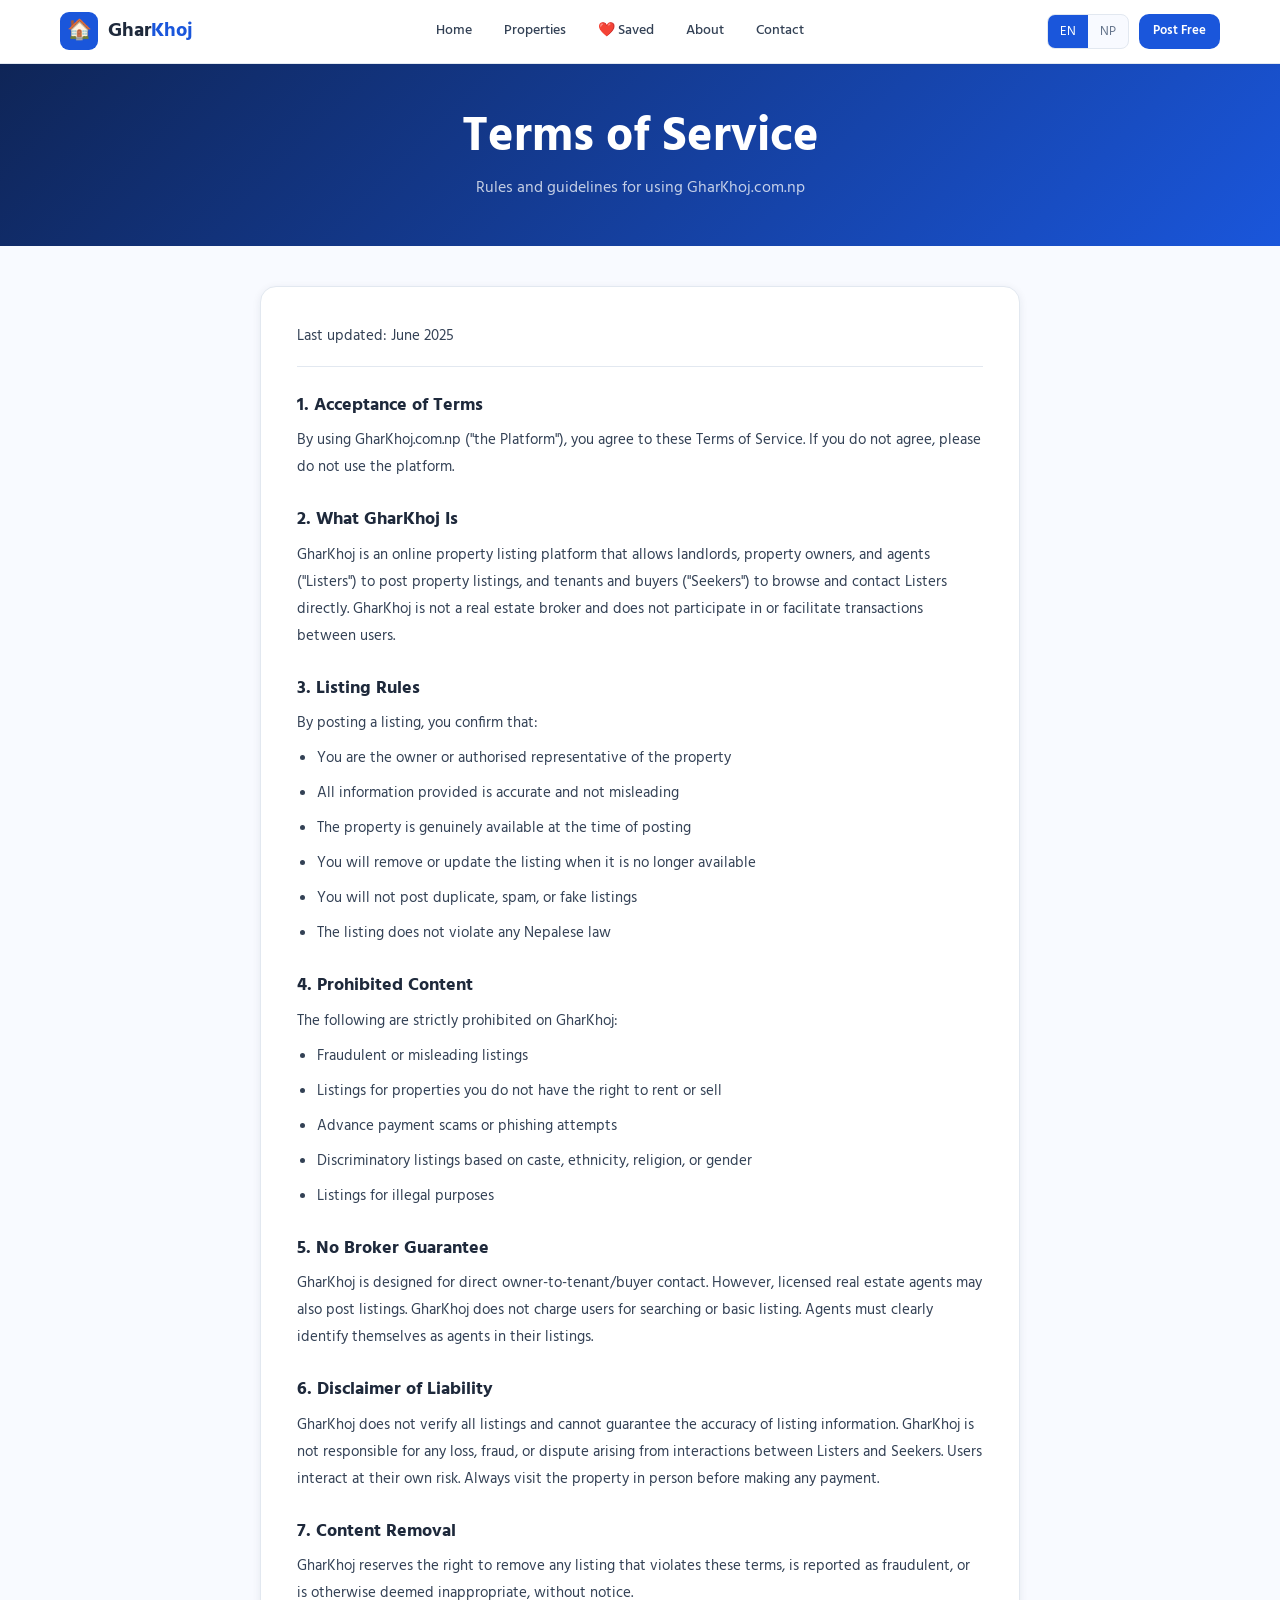
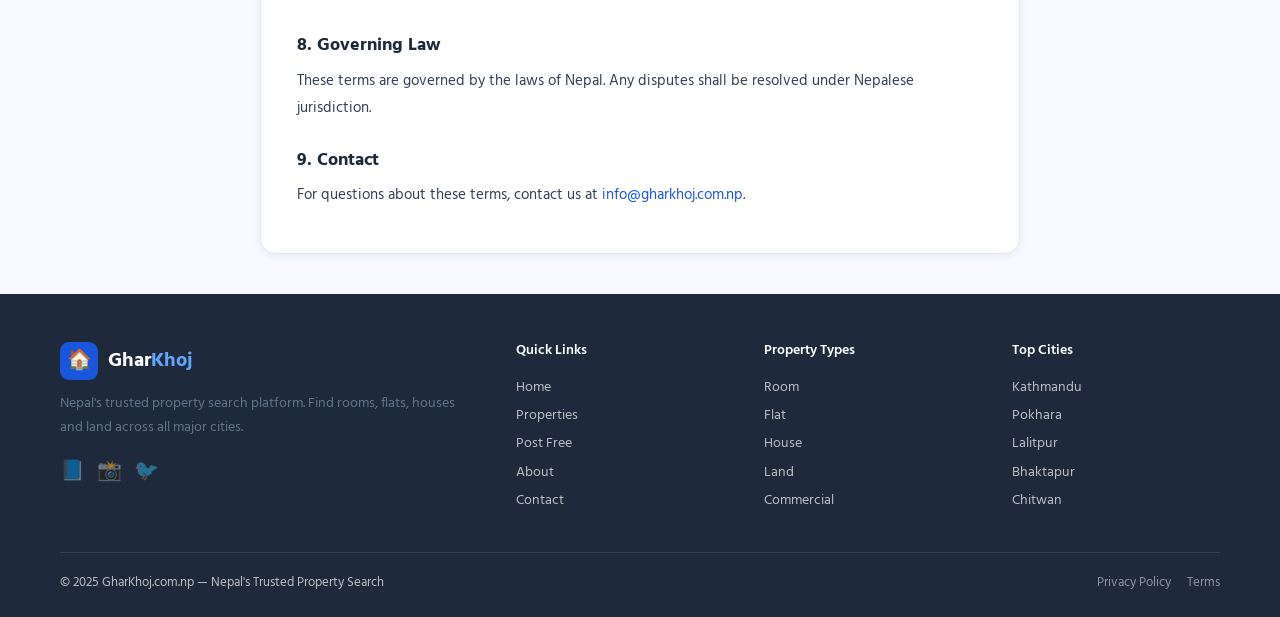
<file: pages/terms.html>
<!DOCTYPE html>
<html lang="en">
<head>
  <meta charset="UTF-8">
  <meta name="viewport" content="width=device-width, initial-scale=1.0">
  <title>Terms of Service — GharKhoj.com.np</title>
  <link rel="stylesheet" href="../css/style.css">
  <link rel="icon" href="data:image/svg+xml,<svg xmlns='http://www.w3.org/2000/svg' viewBox='0 0 32 32'><text y='26' font-size='28'>🏠</text></svg>">
  <style>
    .legal-hero { background:linear-gradient(135deg,#0f2557,#1A56DB); padding:44px 0; color:white; text-align:center; }
    .legal-hero h1 { color:white; margin-bottom:8px; }
    .legal-hero p  { color:rgba(255,255,255,0.75); }
    .legal-body { max-width:760px; margin:0 auto; background:white; border-radius:var(--radius-lg); border:1.5px solid var(--border); padding:36px; box-shadow:var(--shadow); }
    .legal-body h2 { font-size:18px; margin:28px 0 10px; }
    .legal-body h2:first-child { margin-top:0; }
    .legal-body p, .legal-body li { font-size:15px; color:var(--slate-mid); line-height:1.8; margin-bottom:8px; }
    .legal-body ul { padding-left:20px; margin-bottom:10px; }
    .legal-body ul li { list-style:disc; }
    .updated { font-size:13px; color:var(--muted); margin-bottom:24px; padding-bottom:16px; border-bottom:1.5px solid var(--border); }
  </style>
</head>
<body>
<div id="navbar-root"></div>

<div class="legal-hero">
  <div class="container">
    <h1>Terms of Service</h1>
    <p>Rules and guidelines for using GharKhoj.com.np</p>
  </div>
</div>

<div class="container section-sm">
  <div class="legal-body">
    <p class="updated">Last updated: June 2025</p>

    <h2>1. Acceptance of Terms</h2>
    <p>By using GharKhoj.com.np ("the Platform"), you agree to these Terms of Service. If you do not agree, please do not use the platform.</p>

    <h2>2. What GharKhoj Is</h2>
    <p>GharKhoj is an online property listing platform that allows landlords, property owners, and agents ("Listers") to post property listings, and tenants and buyers ("Seekers") to browse and contact Listers directly. GharKhoj is not a real estate broker and does not participate in or facilitate transactions between users.</p>

    <h2>3. Listing Rules</h2>
    <p>By posting a listing, you confirm that:</p>
    <ul>
      <li>You are the owner or authorised representative of the property</li>
      <li>All information provided is accurate and not misleading</li>
      <li>The property is genuinely available at the time of posting</li>
      <li>You will remove or update the listing when it is no longer available</li>
      <li>You will not post duplicate, spam, or fake listings</li>
      <li>The listing does not violate any Nepalese law</li>
    </ul>

    <h2>4. Prohibited Content</h2>
    <p>The following are strictly prohibited on GharKhoj:</p>
    <ul>
      <li>Fraudulent or misleading listings</li>
      <li>Listings for properties you do not have the right to rent or sell</li>
      <li>Advance payment scams or phishing attempts</li>
      <li>Discriminatory listings based on caste, ethnicity, religion, or gender</li>
      <li>Listings for illegal purposes</li>
    </ul>

    <h2>5. No Broker Guarantee</h2>
    <p>GharKhoj is designed for direct owner-to-tenant/buyer contact. However, licensed real estate agents may also post listings. GharKhoj does not charge users for searching or basic listing. Agents must clearly identify themselves as agents in their listings.</p>

    <h2>6. Disclaimer of Liability</h2>
    <p>GharKhoj does not verify all listings and cannot guarantee the accuracy of listing information. GharKhoj is not responsible for any loss, fraud, or dispute arising from interactions between Listers and Seekers. Users interact at their own risk. Always visit the property in person before making any payment.</p>

    <h2>7. Content Removal</h2>
    <p>GharKhoj reserves the right to remove any listing that violates these terms, is reported as fraudulent, or is otherwise deemed inappropriate, without notice.</p>

    <h2>8. Governing Law</h2>
    <p>These terms are governed by the laws of Nepal. Any disputes shall be resolved under Nepalese jurisdiction.</p>

    <h2>9. Contact</h2>
    <p>For questions about these terms, contact us at <a href="mailto:info@gharkhoj.com.np" style="color:var(--blue)">info@gharkhoj.com.np</a>.</p>
  </div>
</div>

<div id="footer-root"></div>
<script src="../js/core.js"></script>
<script>
  document.getElementById('navbar-root').innerHTML = buildNavbar('');
  document.getElementById('footer-root').innerHTML = buildFooter();
  setLang(currentLang);
</script>
</body>
</html>
</file>
<file: css/style.css>
/* ============================================
   GharKhoj.com.np — Design System
   Nepal's Trusted Property Search
   ============================================ */

@import url('https://fonts.googleapis.com/css2?family=Hind:wght@300;400;500;600;700&display=swap');

/* ── CSS Variables ─────────────────────────── */
:root {
  --blue:        #1A56DB;
  --blue-dark:   #1340A8;
  --blue-light:  #EBF2FF;
  --green:       #16A34A;
  --green-light: #DCFCE7;
  --slate:       #1E293B;
  --slate-mid:   #334155;
  --muted:       #64748B;
  --border:      #E2E8F0;
  --bg:          #F8FAFF;
  --white:       #FFFFFF;
  --red:         #DC2626;
  --gold:        #F59E0B;

  --font:        'Hind', sans-serif;
  --radius:      10px;
  --radius-lg:   16px;
  --shadow:      0 2px 8px rgba(30,41,59,0.08);
  --shadow-md:   0 4px 20px rgba(30,41,59,0.12);
  --shadow-lg:   0 8px 40px rgba(30,41,59,0.16);

  --nav-h:       64px;
  --max-w:       1200px;
}

/* ── Reset ─────────────────────────────────── */
*, *::before, *::after { box-sizing: border-box; margin: 0; padding: 0; }
html { scroll-behavior: smooth; -webkit-text-size-adjust: 100%; }
body {
  font-family: var(--font);
  font-size: 16px;
  line-height: 1.6;
  color: var(--slate);
  background: var(--bg);
  overflow-x: hidden;
}
img { max-width: 100%; display: block; }
a { color: inherit; text-decoration: none; }
button { cursor: pointer; font-family: var(--font); border: none; background: none; }
input, select, textarea { font-family: var(--font); }
ul { list-style: none; }

/* ── Layout Utilities ──────────────────────── */
.container { max-width: var(--max-w); margin: 0 auto; padding: 0 20px; }
.section { padding: 60px 0; }
.section-sm { padding: 40px 0; }
.grid-2 { display: grid; grid-template-columns: repeat(2, 1fr); gap: 24px; }
.grid-3 { display: grid; grid-template-columns: repeat(3, 1fr); gap: 24px; }
.grid-4 { display: grid; grid-template-columns: repeat(4, 1fr); gap: 20px; }
.flex { display: flex; align-items: center; }
.flex-between { display: flex; align-items: center; justify-content: space-between; }
.gap-8  { gap: 8px; }
.gap-12 { gap: 12px; }
.gap-16 { gap: 16px; }
.gap-24 { gap: 24px; }

/* ── Typography ────────────────────────────── */
h1, h2, h3, h4, h5 { font-weight: 700; line-height: 1.25; color: var(--slate); }
h1 { font-size: clamp(28px, 5vw, 48px); }
h2 { font-size: clamp(22px, 3.5vw, 36px); }
h3 { font-size: clamp(18px, 2.5vw, 24px); }
h4 { font-size: 18px; }
p  { color: var(--muted); }
.text-sm  { font-size: 13px; }
.text-xs  { font-size: 11px; }
.text-lg  { font-size: 18px; }
.text-xl  { font-size: 22px; }
.text-blue  { color: var(--blue); }
.text-green { color: var(--green); }
.text-muted { color: var(--muted); }
.text-white { color: var(--white); }
.text-slate { color: var(--slate); }
.font-500 { font-weight: 500; }
.font-600 { font-weight: 600; }
.font-700 { font-weight: 700; }
.text-center { text-align: center; }

/* ── Section Headers ───────────────────────── */
.section-header { margin-bottom: 36px; }
.section-header h2 { margin-bottom: 8px; }
.section-header p  { font-size: 16px; }
.section-label {
  display: inline-block;
  font-size: 12px;
  font-weight: 600;
  letter-spacing: 0.08em;
  text-transform: uppercase;
  color: var(--blue);
  background: var(--blue-light);
  padding: 4px 12px;
  border-radius: 20px;
  margin-bottom: 12px;
}

/* ── Buttons ───────────────────────────────── */
.btn {
  display: inline-flex;
  align-items: center;
  gap: 8px;
  padding: 10px 20px;
  border-radius: var(--radius);
  font-size: 15px;
  font-weight: 600;
  transition: all 0.18s ease;
  white-space: nowrap;
}
.btn-primary {
  background: var(--blue);
  color: var(--white);
}
.btn-primary:hover { background: var(--blue-dark); transform: translateY(-1px); box-shadow: 0 4px 12px rgba(26,86,219,0.35); }
.btn-green {
  background: var(--green);
  color: var(--white);
}
.btn-green:hover { background: #15803d; transform: translateY(-1px); }
.btn-outline {
  border: 2px solid var(--blue);
  color: var(--blue);
}
.btn-outline:hover { background: var(--blue-light); }
.btn-ghost {
  color: var(--slate-mid);
}
.btn-ghost:hover { background: var(--border); border-radius: var(--radius); }
.btn-sm { padding: 7px 14px; font-size: 13px; }
.btn-lg { padding: 14px 28px; font-size: 17px; }
.btn-whatsapp {
  background: #25D366;
  color: var(--white);
}
.btn-whatsapp:hover { background: #1ead52; }
.btn-block { width: 100%; justify-content: center; }

/* ── Form Elements ─────────────────────────── */
.form-group { display: flex; flex-direction: column; gap: 6px; }
.form-label { font-size: 14px; font-weight: 600; color: var(--slate-mid); }
.form-input,
.form-select,
.form-textarea {
  width: 100%;
  padding: 10px 14px;
  border: 1.5px solid var(--border);
  border-radius: var(--radius);
  font-size: 15px;
  color: var(--slate);
  background: var(--white);
  transition: border-color 0.15s ease, box-shadow 0.15s ease;
  outline: none;
}
.form-input:focus,
.form-select:focus,
.form-textarea:focus {
  border-color: var(--blue);
  box-shadow: 0 0 0 3px rgba(26,86,219,0.1);
}
.form-textarea { resize: vertical; min-height: 120px; }

/* ── Badges ────────────────────────────────── */
.badge {
  display: inline-flex;
  align-items: center;
  gap: 4px;
  padding: 3px 10px;
  border-radius: 20px;
  font-size: 12px;
  font-weight: 600;
}
.badge-verified { background: var(--green-light); color: var(--green); }
.badge-featured { background: #FEF3C7; color: #B45309; }
.badge-rent     { background: var(--blue-light); color: var(--blue); }
.badge-buy      { background: #FCE7F3; color: #BE185D; }
.badge-new      { background: #F0FDF4; color: var(--green); }

/* ── Property Card ─────────────────────────── */
.property-card {
  background: var(--white);
  border-radius: var(--radius-lg);
  overflow: hidden;
  box-shadow: var(--shadow);
  transition: transform 0.2s ease, box-shadow 0.2s ease;
  border: 1.5px solid var(--border);
  position: relative;
}
.property-card:hover {
  transform: translateY(-4px);
  box-shadow: var(--shadow-md);
  border-color: #c7d9f8;
}
.property-card__img {
  width: 100%;
  height: 200px;
  object-fit: cover;
  background: var(--border);
}
.property-card__badges {
  position: absolute;
  top: 12px;
  left: 12px;
  display: flex;
  gap: 6px;
  flex-wrap: wrap;
}
.property-card__body { padding: 16px; }
.property-card__price {
  font-size: 20px;
  font-weight: 700;
  color: var(--blue);
  margin-bottom: 4px;
}
.property-card__title {
  font-size: 15px;
  font-weight: 600;
  color: var(--slate);
  margin-bottom: 6px;
  line-height: 1.4;
}
.property-card__location {
  font-size: 13px;
  color: var(--muted);
  display: flex;
  align-items: center;
  gap: 4px;
  margin-bottom: 10px;
}
.property-card__meta {
  display: flex;
  gap: 12px;
  padding: 10px 0;
  border-top: 1px solid var(--border);
  margin-top: 8px;
}
.property-card__meta-item {
  font-size: 13px;
  color: var(--muted);
  display: flex;
  align-items: center;
  gap: 4px;
}

/* ── Stats Bar ─────────────────────────────── */
.stat-item { text-align: center; }
.stat-item .stat-num { font-size: 32px; font-weight: 700; color: var(--blue); }
.stat-item .stat-label { font-size: 14px; color: var(--muted); }

/* ── Navbar ────────────────────────────────── */
.navbar {
  position: sticky;
  top: 0;
  z-index: 1000;
  background: var(--white);
  border-bottom: 1.5px solid var(--border);
  height: var(--nav-h);
  display: flex;
  align-items: center;
  box-shadow: 0 1px 6px rgba(30,41,59,0.06);
}
.navbar .container { width: 100%; }
.nav-inner { display: flex; align-items: center; justify-content: space-between; width: 100%; }
.nav-logo { display: flex; align-items: center; gap: 10px; }
.nav-logo-icon {
  width: 38px; height: 38px;
  background: var(--blue);
  border-radius: 9px;
  display: flex; align-items: center; justify-content: center;
  color: white; font-size: 20px;
}
.nav-logo-text { font-size: 20px; font-weight: 700; color: var(--slate); }
.nav-logo-text span { color: var(--blue); }
.nav-links { display: flex; align-items: center; gap: 4px; }
.nav-link {
  padding: 8px 14px;
  border-radius: 8px;
  font-size: 14px;
  font-weight: 500;
  color: var(--slate-mid);
  transition: all 0.15s;
}
.nav-link:hover, .nav-link.active { background: var(--blue-light); color: var(--blue); }
.nav-actions { display: flex; align-items: center; gap: 10px; }
.lang-toggle {
  display: flex;
  align-items: center;
  background: var(--bg);
  border: 1.5px solid var(--border);
  border-radius: 8px;
  overflow: hidden;
  font-size: 13px;
  font-weight: 600;
}
.lang-btn {
  padding: 6px 12px;
  transition: all 0.15s;
  color: var(--muted);
}
.lang-btn.active {
  background: var(--blue);
  color: var(--white);
}
.hamburger { display: none; flex-direction: column; gap: 5px; padding: 8px; }
.hamburger span { width: 22px; height: 2px; background: var(--slate); border-radius: 2px; transition: 0.3s; }

/* ── Footer ────────────────────────────────── */
.footer {
  background: var(--slate);
  color: rgba(255,255,255,0.7);
  padding: 48px 0 24px;
}
.footer-grid { display: grid; grid-template-columns: 2fr 1fr 1fr 1fr; gap: 40px; margin-bottom: 36px; }
.footer-brand p { font-size: 14px; margin-top: 12px; line-height: 1.7; }
.footer-col h4 { color: white; font-size: 14px; font-weight: 600; margin-bottom: 14px; }
.footer-col a { display: block; font-size: 14px; padding: 3px 0; transition: color 0.15s; }
.footer-col a:hover { color: white; }
.footer-bottom {
  border-top: 1px solid rgba(255,255,255,0.1);
  padding-top: 20px;
  display: flex;
  align-items: center;
  justify-content: space-between;
  font-size: 13px;
}

/* ── Alert / Toast ─────────────────────────── */
.alert {
  padding: 14px 18px;
  border-radius: var(--radius);
  font-size: 14px;
  font-weight: 500;
  display: flex;
  align-items: flex-start;
  gap: 10px;
}
.alert-info    { background: var(--blue-light); color: var(--blue-dark); border: 1px solid #bfdbfe; }
.alert-success { background: var(--green-light); color: #14532d; border: 1px solid #bbf7d0; }
.alert-warning { background: #FEF3C7; color: #78350F; border: 1px solid #fde68a; }

/* ── Mobile Nav Overlay ────────────────────── */
.mobile-nav {
  display: none;
  position: fixed;
  inset: var(--nav-h) 0 0 0;
  background: white;
  z-index: 999;
  padding: 20px;
  flex-direction: column;
  gap: 8px;
  border-top: 1px solid var(--border);
  overflow-y: auto;
}
.mobile-nav.open { display: flex; }
.mobile-nav .nav-link { font-size: 16px; padding: 12px 16px; }

/* ── Pagination ────────────────────────────── */
.pagination { display: flex; gap: 6px; justify-content: center; margin-top: 36px; }
.page-btn {
  min-width: 38px; height: 38px;
  padding: 0 12px;
  border-radius: 8px;
  font-size: 14px;
  font-weight: 600;
  border: 1.5px solid var(--border);
  background: white;
  color: var(--slate-mid);
  transition: all 0.15s;
}
.page-btn:hover, .page-btn.active {
  background: var(--blue);
  color: white;
  border-color: var(--blue);
}

/* ── Empty State ───────────────────────────── */
.empty-state {
  text-align: center;
  padding: 60px 20px;
  color: var(--muted);
}
.empty-state .empty-icon { font-size: 52px; margin-bottom: 16px; }
.empty-state h3 { margin-bottom: 8px; color: var(--slate); }

/* ── Skeleton Loader ───────────────────────── */
.skeleton {
  background: linear-gradient(90deg, #e2e8f0 25%, #f1f5f9 50%, #e2e8f0 75%);
  background-size: 200% 100%;
  animation: shimmer 1.5s infinite;
  border-radius: 6px;
}
@keyframes shimmer { from { background-position: 200% 0; } to { background-position: -200% 0; } }

/* ── Responsive ────────────────────────────── */
@media (max-width: 1024px) {
  .grid-4 { grid-template-columns: repeat(2, 1fr); }
  .footer-grid { grid-template-columns: 1fr 1fr; gap: 24px; }
}
@media (max-width: 768px) {
  .section { padding: 40px 0; }
  .grid-2, .grid-3 { grid-template-columns: 1fr; }
  .grid-4 { grid-template-columns: repeat(2, 1fr); }
  .nav-links, .nav-actions .btn-outline { display: none; }
  .hamburger { display: flex; }
  .footer-grid { grid-template-columns: 1fr 1fr; }
  .footer-bottom { flex-direction: column; gap: 8px; text-align: center; }
}
@media (max-width: 480px) {
  :root { --nav-h: 58px; }
  .container { padding: 0 16px; }
  .grid-4 { grid-template-columns: 1fr; }
  .footer-grid { grid-template-columns: 1fr; }
}
</file>
